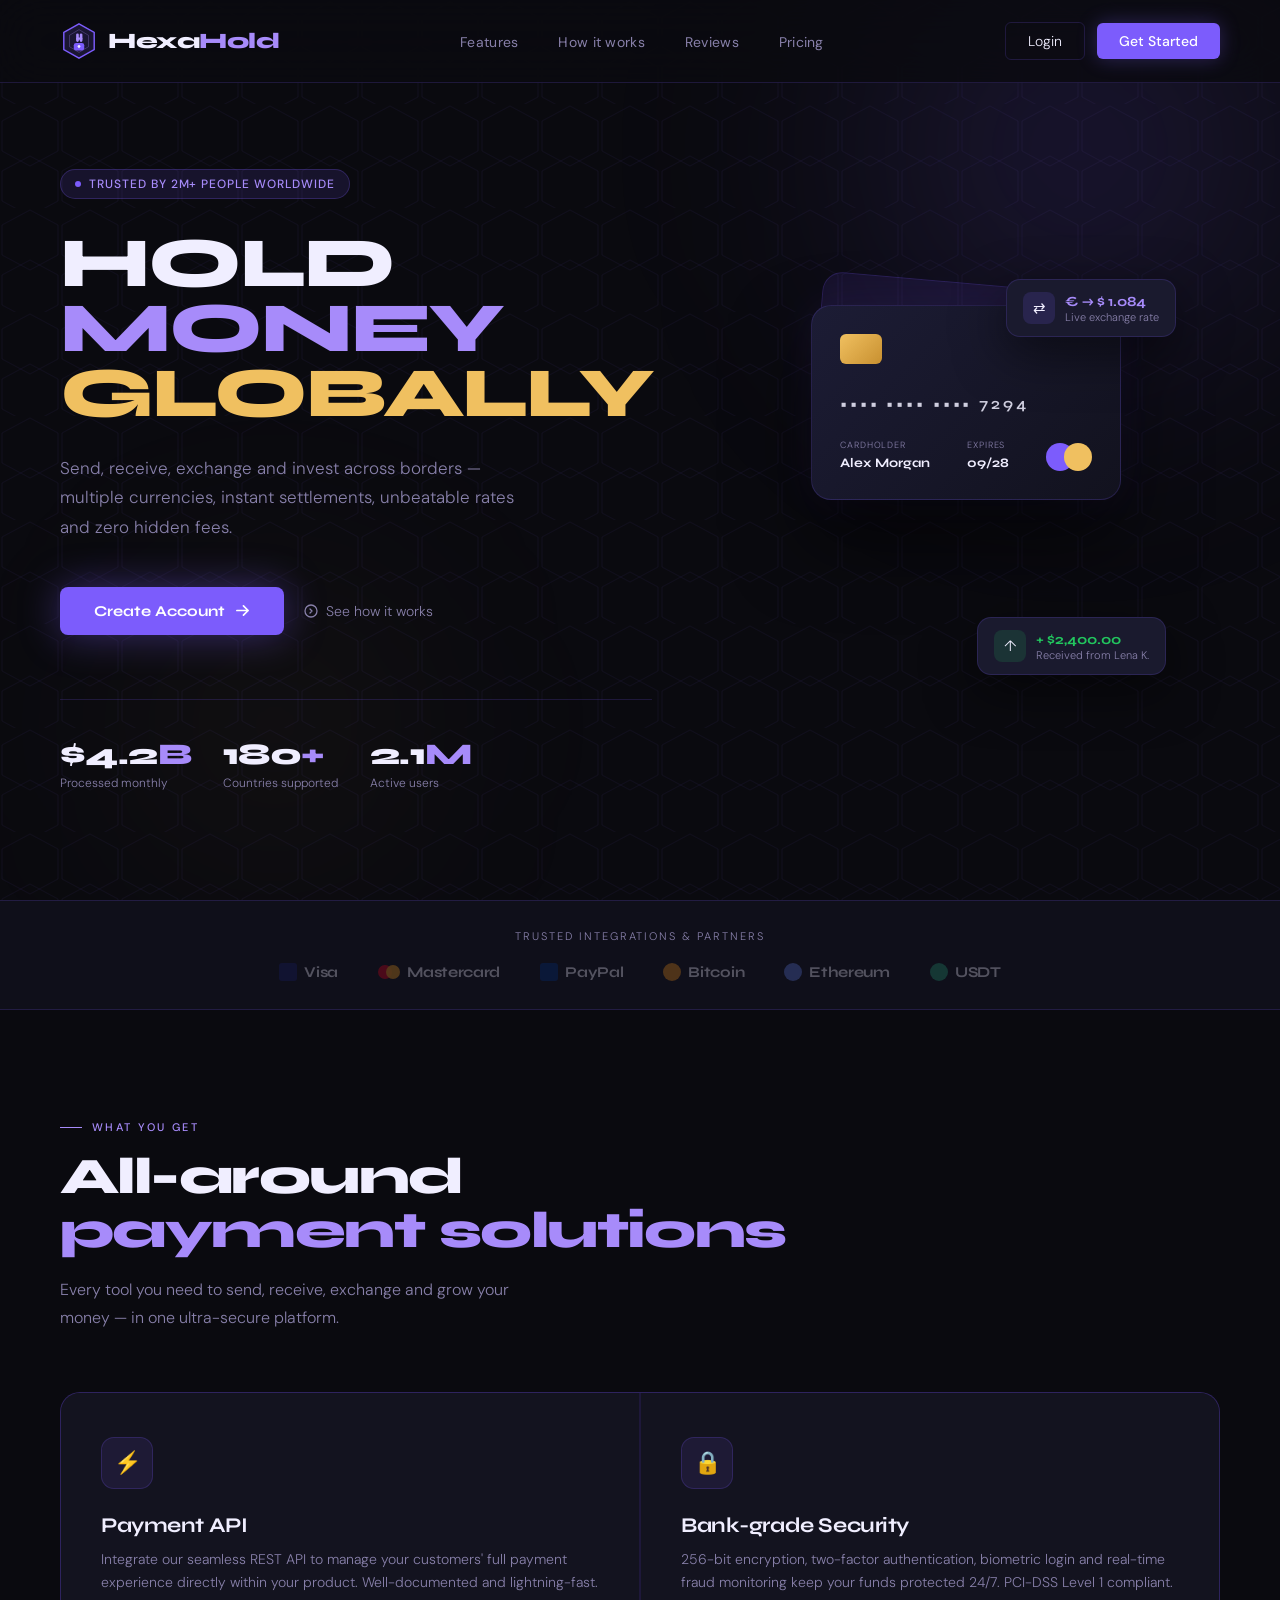
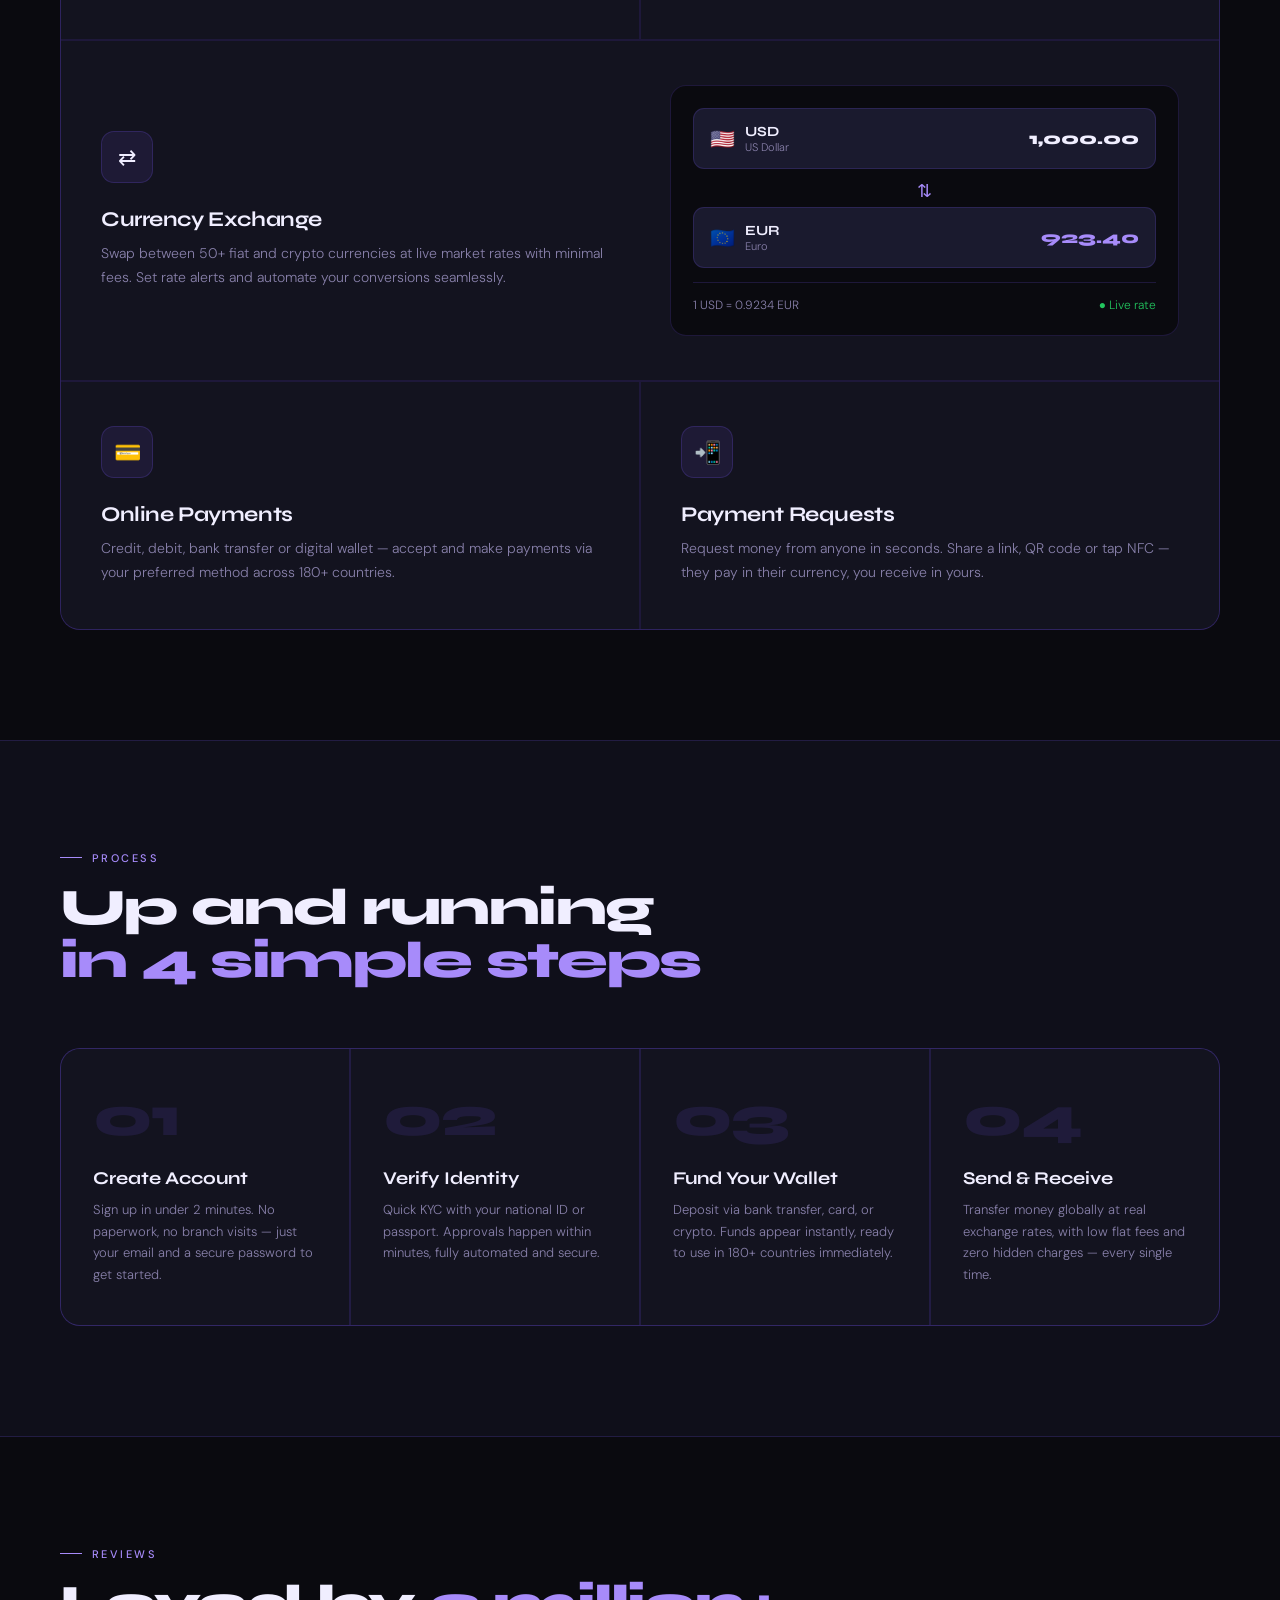
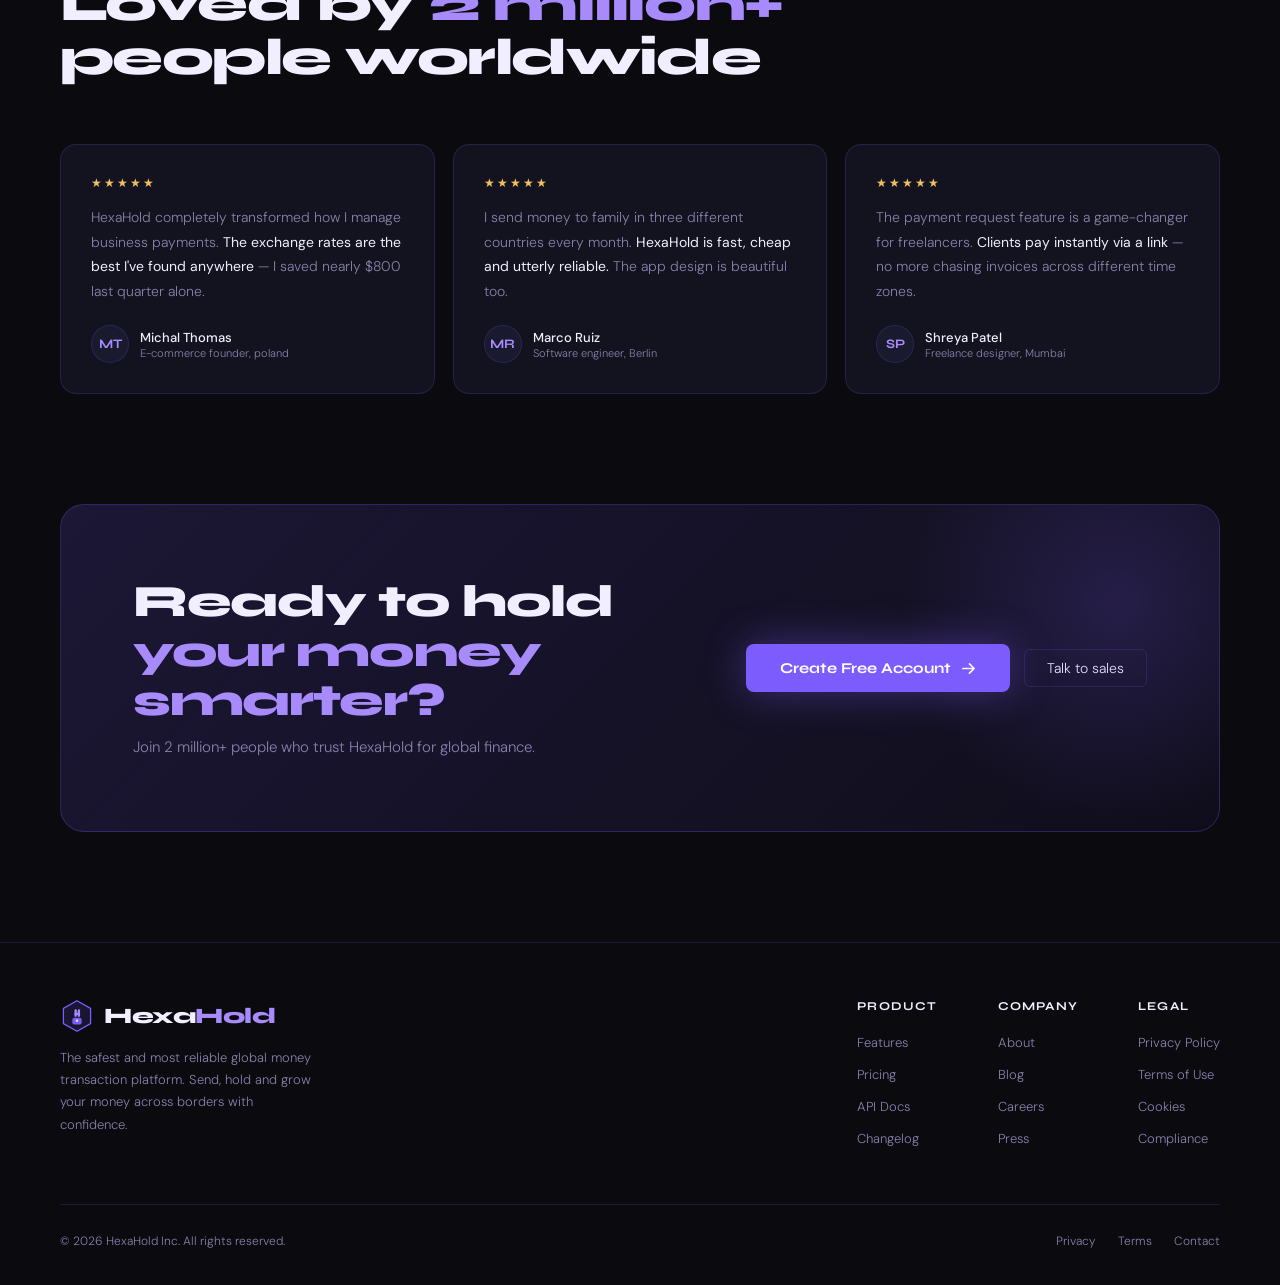
<file: index.html>
<!DOCTYPE html>
<html lang="en">
<head>
<meta charset="UTF-8">
<meta name="viewport" content="width=device-width, initial-scale=1.0">
<meta name="description" content="HexaHold — The safest and most reliable global money transaction platform.">
<title>HexaHold — Global Money Platform</title>
<link rel="preconnect" href="https://fonts.googleapis.com">
<link href="https://fonts.googleapis.com/css2?family=Syne:wght@400;600;700;800&family=DM+Sans:wght@300;400;500&display=swap" rel="stylesheet">
<link rel="stylesheet" href="css/style.css">
</head>
<body>

<!-- NAV -->
<nav id="nav">
  <a href="#" class="logo">
    <svg width="38" height="38" viewBox="0 0 40 40" fill="none">
      <polygon points="20,2 36,11 36,29 20,38 4,29 4,11" fill="#7c5cfc" opacity="0.15"/>
      <polygon points="20,2 36,11 36,29 20,38 4,29 4,11" fill="none" stroke="#7c5cfc" stroke-width="1.5"/>
      <polygon points="20,8 30,14 30,26 20,32 10,26 10,14" fill="none" stroke="#a78bfa" stroke-width="0.8" opacity="0.35"/>
      <rect x="17" y="12" width="2.8" height="9" rx="1.4" fill="#a78bfa"/>
      <rect x="20.8" y="12" width="2.8" height="9" rx="1.4" fill="#a78bfa"/>
      <rect x="17" y="16.2" width="6.6" height="2.6" rx="1.3" fill="#a78bfa"/>
      <rect x="14.5" y="22" width="11" height="8" rx="2.5" fill="#7c5cfc"/>
      <circle cx="20" cy="25.5" r="1.4" fill="#fff" opacity="0.85"/>
      <rect x="19.35" y="25.5" width="1.3" height="2" rx="0.65" fill="#fff" opacity="0.85"/>
    </svg>
    <span class="logo-text">Hexa<span>Hold</span></span>
  </a>

  <ul class="nav-links">
    <li><a href="#features">Features</a></li>
    <li><a href="#how">How it works</a></li>
    <li><a href="#reviews">Reviews</a></li>
    <li><a href="#">Pricing</a></li>
  </ul>

  <div class="nav-actions">
    <a href="login.html" class="btn-ghost">Login</a>
    <a href="register.html" class="btn-primary">Get Started</a>
  </div>
  <button class="nav-hamburger" id="navHamburger" type="button" aria-label="Open menu" aria-expanded="false" aria-controls="mobileMenu">
    <span></span><span></span><span></span>
  </button>
</nav>
 
<!-- MOBILE MENU (opened by the hamburger below 768px) -->
<div class="mobile-menu" id="mobileMenu" aria-hidden="true">
  <a class="mobile-nav-link" href="#features">Features</a>
  <a class="mobile-nav-link" href="#how">How it works</a>
  <a class="mobile-nav-link" href="#reviews">Reviews</a>
  <div class="mobile-menu-divider"></div>
  <div class="mobile-menu-actions">
    <a href="login.html" class="btn-ghost">Login</a>
    <a href="register.html" class="btn-primary">Get Started</a>
  </div>
</div>
 


<!-- HERO -->
<section class="hero" id="top">
  <div class="hex-grid"></div>
  <div class="orb orb-1"></div>
  <div class="orb orb-2"></div>

  <div class="hero-content">
    <div class="hero-badge">Trusted by 2M+ people worldwide</div>
    <h1>
      HOLD<br>
      <span class="acc">MONEY</span><br>
      <span class="gld">GLOBALLY</span>
    </h1>
    <p>Send, receive, exchange and invest across borders — multiple currencies, instant settlements, unbeatable rates and zero hidden fees.</p>
    <div class="hero-cta">
      <a href="register.html" class="btn-large">
        Create Account
        <svg width="15" height="15" viewBox="0 0 16 16" fill="none"><path d="M2 8h12M9 3l5 5-5 5" stroke="#fff" stroke-width="1.8" stroke-linecap="round" stroke-linejoin="round"/></svg>
      </a>
      <a href="#how" class="btn-text">
        <svg width="14" height="14" viewBox="0 0 14 14" fill="none"><circle cx="7" cy="7" r="6" stroke="#8880aa" stroke-width="1.3"/><path d="M6 5l2 2-2 2" stroke="#8880aa" stroke-width="1.3" stroke-linecap="round" stroke-linejoin="round"/></svg>
        See how it works
      </a>
    </div>
    <div class="hero-stats">
      <div class="stat">
        <div class="stat-num">$4.2<em>B</em></div>
        <div class="stat-label">Processed monthly</div>
      </div>
      <div class="stat">
        <div class="stat-num">180<em>+</em></div>
        <div class="stat-label">Countries supported</div>
      </div>
      <div class="stat">
        <div class="stat-num">2.1<em>M</em></div>
        <div class="stat-label">Active users</div>
      </div>
    </div>
  </div>

  <div class="hero-visual">
    <div class="card-stack">
      <div class="float-card card-back"></div>
      <div class="float-card card-main">
        <div class="card-chip"></div>
        <div class="card-number">•••• •••• •••• 7294</div>
        <div class="card-row">
          <div><div class="card-lbl">Cardholder</div><div class="card-val">Alex Morgan</div></div>
          <div><div class="card-lbl">Expires</div><div class="card-val">09/28</div></div>
          <div class="card-circles"><div class="cc"></div><div class="cc"></div></div>
        </div>
      </div>
      <div class="float-badge badge-b1">
        <div class="badge-ic ic-g">↑</div>
        <div><div class="badge-amt g">+ $2,400.00</div><div class="badge-s">Received from Lena K.</div></div>
      </div>
      <div class="float-badge badge-b2">
        <div class="badge-ic ic-p">⇄</div>
        <div><div class="badge-amt p">€ → $ 1.084</div><div class="badge-s">Live exchange rate</div></div>
      </div>
    </div>
  </div>
</section>

<!-- LOGOS -->
<div class="logos-bar">
  <div class="logos-label">Trusted integrations &amp; partners</div>
  <div class="logos-row">
    <div class="p-logo"><svg width="18" height="18" viewBox="0 0 18 18"><rect width="18" height="18" rx="3" fill="#1A1F71" opacity="0.9"/></svg>Visa</div>
    <div class="p-logo"><svg width="22" height="14" viewBox="0 0 22 14"><circle cx="7" cy="7" r="7" fill="#eb001b" opacity="0.9"/><circle cx="15" cy="7" r="7" fill="#f79e1b" opacity="0.9"/></svg>Mastercard</div>
    <div class="p-logo"><svg width="18" height="18" viewBox="0 0 18 18"><rect width="18" height="18" rx="3" fill="#003087" opacity="0.9"/></svg>PayPal</div>
    <div class="p-logo"><svg width="18" height="18" viewBox="0 0 18 18"><circle cx="9" cy="9" r="9" fill="#F7931A" opacity="0.9"/></svg>Bitcoin</div>
    <div class="p-logo"><svg width="18" height="18" viewBox="0 0 18 18"><circle cx="9" cy="9" r="9" fill="#627EEA" opacity="0.9"/></svg>Ethereum</div>
    <div class="p-logo"><svg width="18" height="18" viewBox="0 0 18 18"><circle cx="9" cy="9" r="9" fill="#26A17B" opacity="0.9"/></svg>USDT</div>
  </div>
</div>

<!-- FEATURES -->
<section class="section" id="features">
  <div class="reveal">
    <div class="section-tag">What you get</div>
    <h2 class="section-title">All-around<br><span class="acc">payment solutions</span></h2>
    <p class="section-sub">Every tool you need to send, receive, exchange and grow your money — in one ultra-secure platform.</p>
  </div>
  <div class="features-grid reveal d1">
    <div class="feat">
      <div class="feat-icon">⚡</div>
      <div class="feat-title">Payment API</div>
      <p class="feat-desc">Integrate our seamless REST API to manage your customers' full payment experience directly within your product. Well-documented and lightning-fast.</p>
    </div>
    <div class="feat">
      <div class="feat-icon">🔒</div>
      <div class="feat-title">Bank-grade Security</div>
      <p class="feat-desc">256-bit encryption, two-factor authentication, biometric login and real-time fraud monitoring keep your funds protected 24/7. PCI-DSS Level 1 compliant.</p>
    </div>
    <div class="feat wide">
      <div class="feat-content">
        <div class="feat-icon">⇄</div>
        <div class="feat-title">Currency Exchange</div>
        <p class="feat-desc">Swap between 50+ fiat and crypto currencies at live market rates with minimal fees. Set rate alerts and automate your conversions seamlessly.</p>
      </div>
      <div class="feat-widget">
        <div class="ex-widget">
          <div class="ex-row">
            <div class="ex-left"><span class="ex-flag">🇺🇸</span><div><div class="ex-cur">USD</div><div class="ex-full">US Dollar</div></div></div>
            <div class="ex-amt">1,000.00</div>
          </div>
          <div class="ex-arrow">⇅</div>
          <div class="ex-row">
            <div class="ex-left"><span class="ex-flag">🇪🇺</span><div><div class="ex-cur">EUR</div><div class="ex-full">Euro</div></div></div>
            <div class="ex-amt accent">923.40</div>
          </div>
          <div class="ex-rate">
            <span>1 USD = 0.9234 EUR</span>
            <span class="rate-live">● Live rate</span>
          </div>
        </div>
      </div>
    </div>
    <div class="feat">
      <div class="feat-icon">💳</div>
      <div class="feat-title">Online Payments</div>
      <p class="feat-desc">Credit, debit, bank transfer or digital wallet — accept and make payments via your preferred method across 180+ countries.</p>
    </div>
    <div class="feat">
      <div class="feat-icon">📲</div>
      <div class="feat-title">Payment Requests</div>
      <p class="feat-desc">Request money from anyone in seconds. Share a link, QR code or tap NFC — they pay in their currency, you receive in yours.</p>
    </div>
  </div>
</section>

<!-- HOW IT WORKS -->
<section class="section bg-alt" id="how">
  <div class="reveal">
    <div class="section-tag">Process</div>
    <h2 class="section-title">Up and running<br><span class="acc">in 4 simple steps</span></h2>
  </div>
  <div class="steps-wrap reveal d1">
    <div class="step">
      <div class="step-num">01</div>
      <div class="step-title">Create Account</div>
      <p class="step-desc">Sign up in under 2 minutes. No paperwork, no branch visits — just your email and a secure password to get started.</p>
    </div>
    <div class="step">
      <div class="step-num">02</div>
      <div class="step-title">Verify Identity</div>
      <p class="step-desc">Quick KYC with your national ID or passport. Approvals happen within minutes, fully automated and secure.</p>
    </div>
    <div class="step">
      <div class="step-num">03</div>
      <div class="step-title">Fund Your Wallet</div>
      <p class="step-desc">Deposit via bank transfer, card, or crypto. Funds appear instantly, ready to use in 180+ countries immediately.</p>
    </div>
    <div class="step">
      <div class="step-num">04</div>
      <div class="step-title">Send &amp; Receive</div>
      <p class="step-desc">Transfer money globally at real exchange rates, with low flat fees and zero hidden charges — every single time.</p>
    </div>
  </div>
</section>

<!-- TESTIMONIALS -->
<section class="section" id="reviews">
  <div class="reveal">
    <div class="section-tag">Reviews</div>
    <h2 class="section-title">Loved by <span class="acc">2 million+</span><br>people worldwide</h2>
  </div>
  <div class="t-grid reveal d1">
    <div class="t-card">
      <div class="stars">★★★★★</div>
      <p class="t-text">HexaHold completely transformed how I manage business payments. <strong>The exchange rates are the best I've found anywhere</strong> — I saved nearly $800 last quarter alone.</p>
      <div class="t-author">
        <div class="t-avatar">MT</div>
        <div><div class="t-name">Michal Thomas</div><div class="t-role">E-commerce founder, poland</div></div>
      </div>
    </div>
    <div class="t-card">
      <div class="stars">★★★★★</div>
      <p class="t-text">I send money to family in three different countries every month. <strong>HexaHold is fast, cheap and utterly reliable.</strong> The app design is beautiful too.</p>
      <div class="t-author">
        <div class="t-avatar">MR</div>
        <div><div class="t-name">Marco Ruiz</div><div class="t-role">Software engineer, Berlin</div></div>
      </div>
    </div>
    <div class="t-card">
      <div class="stars">★★★★★</div>
      <p class="t-text">The payment request feature is a game-changer for freelancers. <strong>Clients pay instantly via a link</strong> — no more chasing invoices across different time zones.</p>
      <div class="t-author">
        <div class="t-avatar">SP</div>
        <div><div class="t-name">Shreya Patel</div><div class="t-role">Freelance designer, Mumbai</div></div>
      </div>
    </div>
  </div>
</section>

<!-- CTA -->
<div class="cta-band reveal">
  <div>
    <h2 class="cta-title">Ready to hold<br><span>your money smarter?</span></h2>
    <p class="cta-sub">Join 2 million+ people who trust HexaHold for global finance.</p>
  </div>
  <div class="cta-actions">
    <a href="register.html" class="btn-large">
      Create Free Account
      <svg width="15" height="15" viewBox="0 0 16 16" fill="none"><path d="M2 8h12M9 3l5 5-5 5" stroke="#fff" stroke-width="1.8" stroke-linecap="round" stroke-linejoin="round"/></svg>
    </a>
    <a href="#" class="btn-ghost">Talk to sales</a>
  </div>
</div>

<!-- FOOTER -->
<footer>
  <div class="footer-grid">
    <div class="footer-brand">
      <a href="index.html" class="logo">
        <svg width="34" height="34" viewBox="0 0 40 40" fill="none">
          <polygon points="20,2 36,11 36,29 20,38 4,29 4,11" fill="#7c5cfc" opacity="0.15"/>
          <polygon points="20,2 36,11 36,29 20,38 4,29 4,11" fill="none" stroke="#7c5cfc" stroke-width="1.5"/>
          <rect x="17" y="12" width="2.8" height="9" rx="1.4" fill="#a78bfa"/>
          <rect x="20.8" y="12" width="2.8" height="9" rx="1.4" fill="#a78bfa"/>
          <rect x="17" y="16.2" width="6.6" height="2.6" rx="1.3" fill="#a78bfa"/>
          <rect x="14.5" y="22" width="11" height="8" rx="2.5" fill="#7c5cfc"/>
          <circle cx="20" cy="25.5" r="1.4" fill="#fff" opacity="0.85"/>
        </svg>
        <span class="logo-text">Hexa<span>Hold</span></span>
      </a>
      <p>The safest and most reliable global money transaction platform. Send, hold and grow your money across borders with confidence.</p>
    </div>
    <div>
      <div class="footer-col-title">Product</div>
      <ul class="footer-links">
        <li><a href="#">Features</a></li>
        <li><a href="#">Pricing</a></li>
        <li><a href="#">API Docs</a></li>
        <li><a href="#">Changelog</a></li>
      </ul>
    </div>
    <div>
      <div class="footer-col-title">Company</div>
      <ul class="footer-links">
        <li><a href="#">About</a></li>
        <li><a href="#">Blog</a></li>
        <li><a href="#">Careers</a></li>
        <li><a href="#">Press</a></li>
      </ul>
    </div>
    <div>
      <div class="footer-col-title">Legal</div>
      <ul class="footer-links">
        <li><a href="privacy-policy.html">Privacy Policy</a></li>
        <li><a href="#">Terms of Use</a></li>
        <li><a href="#">Cookies</a></li>
        <li><a href="#">Compliance</a></li>
      </ul>
    </div>
  </div>
  <div class="footer-bottom">
    <span>© 2026 HexaHold Inc. All rights reserved.</span>
    <div class="footer-bot-links">
      <a href="privacy-policy.html">Privacy</a>
      <a href="#">Terms</a>
      <a href="#">Contact</a>
    </div>
  </div>
</footer>

<script src="js/main.js"></script>
  <!--Start of Tawk.to Script-->
<script type="text/javascript">
var Tawk_API=Tawk_API||{}, Tawk_LoadStart=new Date();
(function(){
var s1=document.createElement("script"),s0=document.getElementsByTagName("script")[0];
s1.async=true;
s1.src='https://embed.tawk.to/6a428c4569da741d47d8322d/1js9v7ssn';
s1.charset='UTF-8';
s1.setAttribute('crossorigin','*');
s0.parentNode.insertBefore(s1,s0);
})();
</script>
<!--End of Tawk.to Script-->
</body>
</html>
</file>
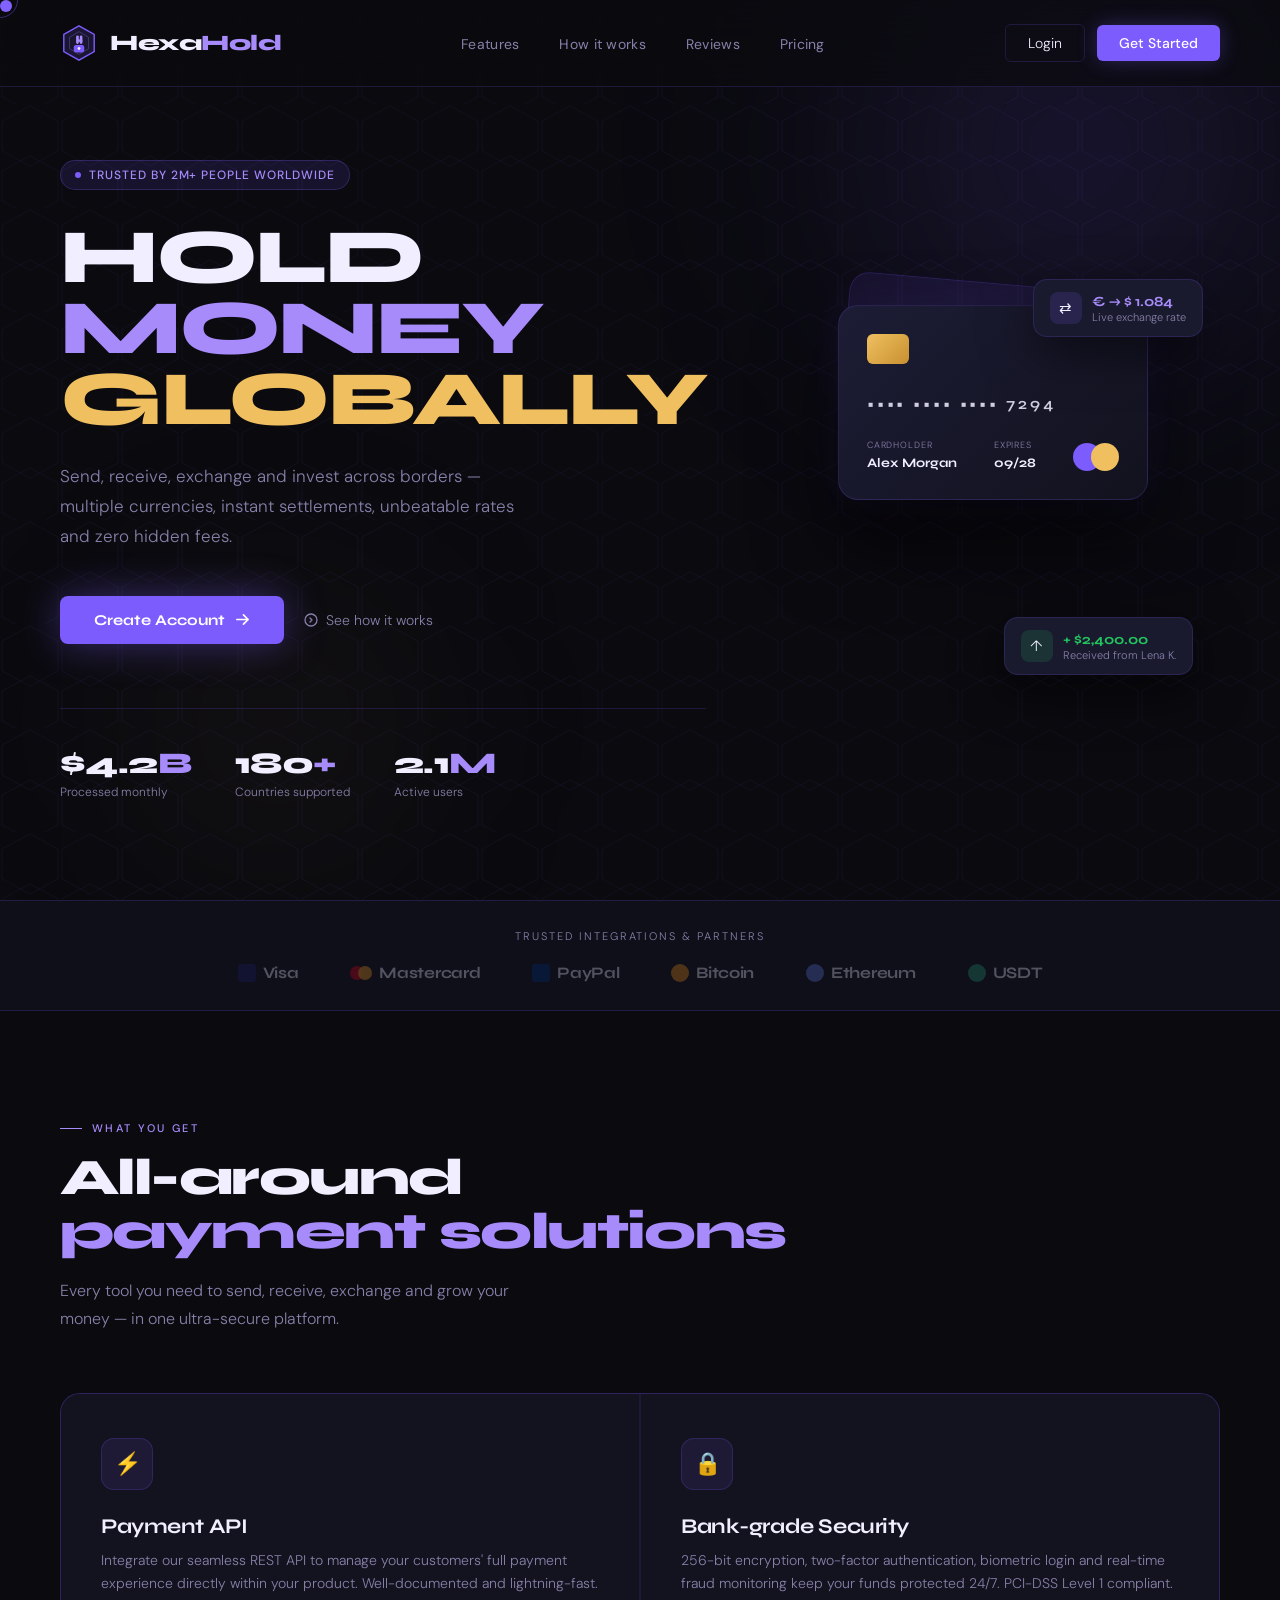
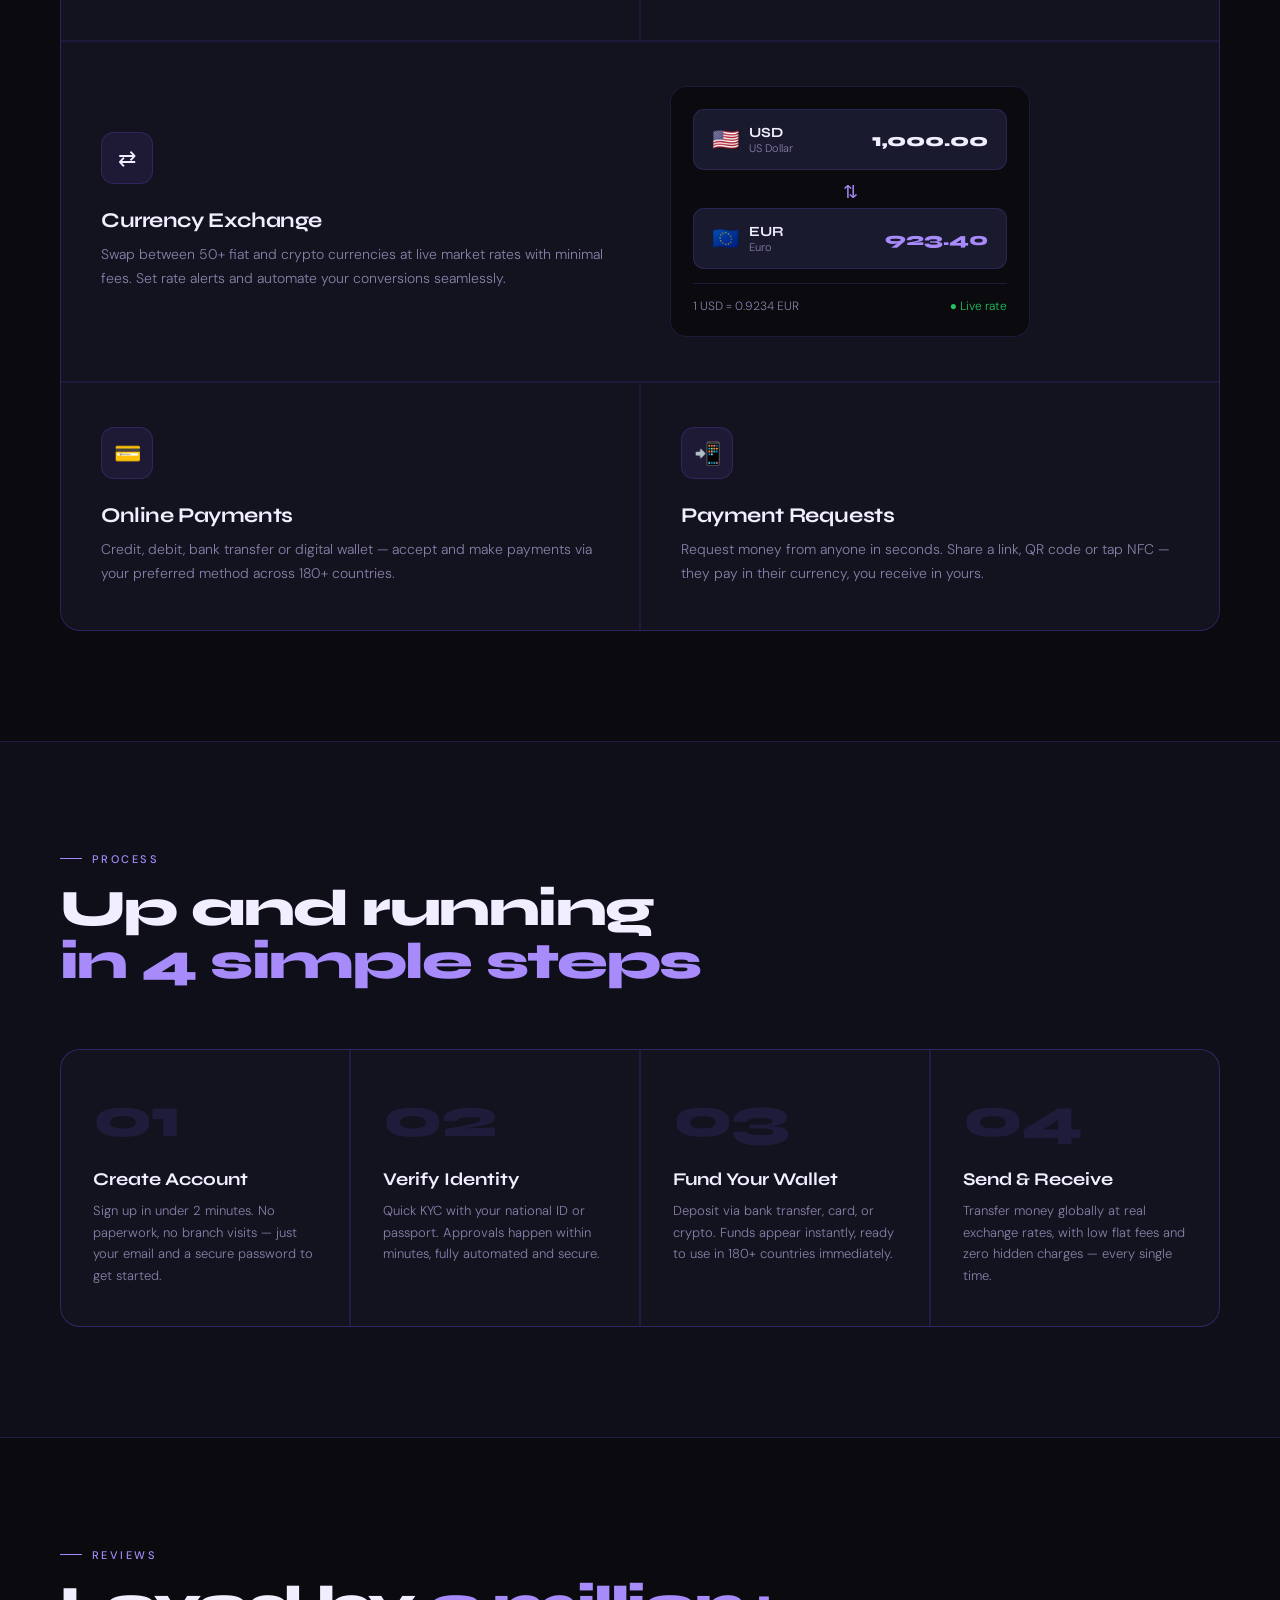
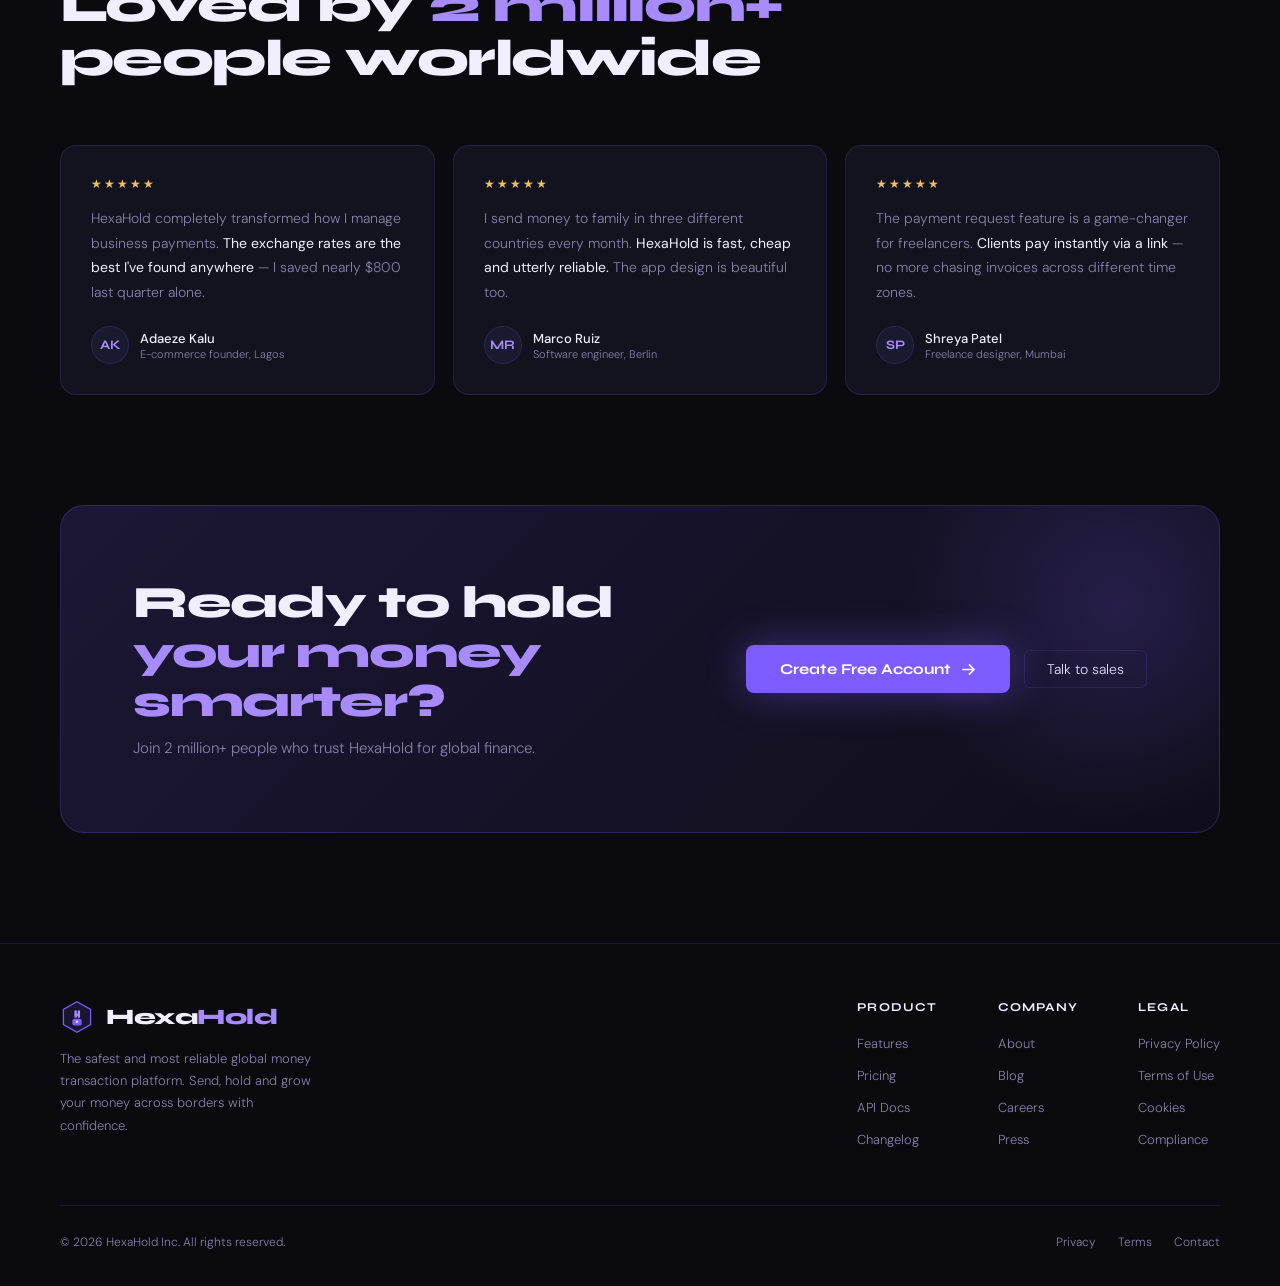
<file: hexahold/hexahold/index.html>
<!DOCTYPE html>
<html lang="en">
<head>
<meta charset="UTF-8">
<meta name="viewport" content="width=device-width, initial-scale=1.0">
<meta name="description" content="HexaHold — The safest and most reliable global money transaction platform.">
<title>HexaHold — Global Money Platform</title>
<link rel="preconnect" href="https://fonts.googleapis.com">
<link href="https://fonts.googleapis.com/css2?family=Syne:wght@400;600;700;800&family=DM+Sans:wght@300;400;500&display=swap" rel="stylesheet">
<link rel="stylesheet" href="css/style.css">
</head>
<body>

<div class="cursor" id="cursor"></div>
<div class="cursor-trail" id="cursorTrail"></div>

<!-- NAV -->
<nav id="nav">
  <a href="#" class="logo">
    <svg width="38" height="38" viewBox="0 0 40 40" fill="none">
      <polygon points="20,2 36,11 36,29 20,38 4,29 4,11" fill="#7c5cfc" opacity="0.15"/>
      <polygon points="20,2 36,11 36,29 20,38 4,29 4,11" fill="none" stroke="#7c5cfc" stroke-width="1.5"/>
      <polygon points="20,8 30,14 30,26 20,32 10,26 10,14" fill="none" stroke="#a78bfa" stroke-width="0.8" opacity="0.35"/>
      <rect x="17" y="12" width="2.8" height="9" rx="1.4" fill="#a78bfa"/>
      <rect x="20.8" y="12" width="2.8" height="9" rx="1.4" fill="#a78bfa"/>
      <rect x="17" y="16.2" width="6.6" height="2.6" rx="1.3" fill="#a78bfa"/>
      <rect x="14.5" y="22" width="11" height="8" rx="2.5" fill="#7c5cfc"/>
      <circle cx="20" cy="25.5" r="1.4" fill="#fff" opacity="0.85"/>
      <rect x="19.35" y="25.5" width="1.3" height="2" rx="0.65" fill="#fff" opacity="0.85"/>
    </svg>
    <span class="logo-text">Hexa<span>Hold</span></span>
  </a>

  <ul class="nav-links">
    <li><a href="#features">Features</a></li>
    <li><a href="#how">How it works</a></li>
    <li><a href="#reviews">Reviews</a></li>
    <li><a href="#">Pricing</a></li>
  </ul>

  <div class="nav-actions">
    <a href="login.html" class="btn-ghost">Login</a>
    <a href="register.html" class="btn-primary">Get Started</a>
  </div>
</nav>

<!-- HERO -->
<section class="hero" id="top">
  <div class="hex-grid"></div>
  <div class="orb orb-1"></div>
  <div class="orb orb-2"></div>

  <div class="hero-content">
    <div class="hero-badge">Trusted by 2M+ people worldwide</div>
    <h1>
      HOLD<br>
      <span class="acc">MONEY</span><br>
      <span class="gld">GLOBALLY</span>
    </h1>
    <p>Send, receive, exchange and invest across borders — multiple currencies, instant settlements, unbeatable rates and zero hidden fees.</p>
    <div class="hero-cta">
      <a href="register.html" class="btn-large">
        Create Account
        <svg width="15" height="15" viewBox="0 0 16 16" fill="none"><path d="M2 8h12M9 3l5 5-5 5" stroke="#fff" stroke-width="1.8" stroke-linecap="round" stroke-linejoin="round"/></svg>
      </a>
      <a href="#how" class="btn-text">
        <svg width="14" height="14" viewBox="0 0 14 14" fill="none"><circle cx="7" cy="7" r="6" stroke="#8880aa" stroke-width="1.3"/><path d="M6 5l2 2-2 2" stroke="#8880aa" stroke-width="1.3" stroke-linecap="round" stroke-linejoin="round"/></svg>
        See how it works
      </a>
    </div>
    <div class="hero-stats">
      <div class="stat">
        <div class="stat-num">$4.2<em>B</em></div>
        <div class="stat-label">Processed monthly</div>
      </div>
      <div class="stat">
        <div class="stat-num">180<em>+</em></div>
        <div class="stat-label">Countries supported</div>
      </div>
      <div class="stat">
        <div class="stat-num">2.1<em>M</em></div>
        <div class="stat-label">Active users</div>
      </div>
    </div>
  </div>

  <div class="hero-visual">
    <div class="card-stack">
      <div class="float-card card-back"></div>
      <div class="float-card card-main">
        <div class="card-chip"></div>
        <div class="card-number">•••• •••• •••• 7294</div>
        <div class="card-row">
          <div><div class="card-lbl">Cardholder</div><div class="card-val">Alex Morgan</div></div>
          <div><div class="card-lbl">Expires</div><div class="card-val">09/28</div></div>
          <div class="card-circles"><div class="cc"></div><div class="cc"></div></div>
        </div>
      </div>
      <div class="float-badge badge-b1">
        <div class="badge-ic ic-g">↑</div>
        <div><div class="badge-amt g">+ $2,400.00</div><div class="badge-s">Received from Lena K.</div></div>
      </div>
      <div class="float-badge badge-b2">
        <div class="badge-ic ic-p">⇄</div>
        <div><div class="badge-amt p">€ → $ 1.084</div><div class="badge-s">Live exchange rate</div></div>
      </div>
    </div>
  </div>
</section>

<!-- LOGOS -->
<div class="logos-bar">
  <div class="logos-label">Trusted integrations &amp; partners</div>
  <div class="logos-row">
    <div class="p-logo"><svg width="18" height="18" viewBox="0 0 18 18"><rect width="18" height="18" rx="3" fill="#1A1F71" opacity="0.9"/></svg>Visa</div>
    <div class="p-logo"><svg width="22" height="14" viewBox="0 0 22 14"><circle cx="7" cy="7" r="7" fill="#eb001b" opacity="0.9"/><circle cx="15" cy="7" r="7" fill="#f79e1b" opacity="0.9"/></svg>Mastercard</div>
    <div class="p-logo"><svg width="18" height="18" viewBox="0 0 18 18"><rect width="18" height="18" rx="3" fill="#003087" opacity="0.9"/></svg>PayPal</div>
    <div class="p-logo"><svg width="18" height="18" viewBox="0 0 18 18"><circle cx="9" cy="9" r="9" fill="#F7931A" opacity="0.9"/></svg>Bitcoin</div>
    <div class="p-logo"><svg width="18" height="18" viewBox="0 0 18 18"><circle cx="9" cy="9" r="9" fill="#627EEA" opacity="0.9"/></svg>Ethereum</div>
    <div class="p-logo"><svg width="18" height="18" viewBox="0 0 18 18"><circle cx="9" cy="9" r="9" fill="#26A17B" opacity="0.9"/></svg>USDT</div>
  </div>
</div>

<!-- FEATURES -->
<section class="section" id="features">
  <div class="reveal">
    <div class="section-tag">What you get</div>
    <h2 class="section-title">All-around<br><span class="acc">payment solutions</span></h2>
    <p class="section-sub">Every tool you need to send, receive, exchange and grow your money — in one ultra-secure platform.</p>
  </div>
  <div class="features-grid reveal d1">
    <div class="feat">
      <div class="feat-icon">⚡</div>
      <div class="feat-title">Payment API</div>
      <p class="feat-desc">Integrate our seamless REST API to manage your customers' full payment experience directly within your product. Well-documented and lightning-fast.</p>
    </div>
    <div class="feat">
      <div class="feat-icon">🔒</div>
      <div class="feat-title">Bank-grade Security</div>
      <p class="feat-desc">256-bit encryption, two-factor authentication, biometric login and real-time fraud monitoring keep your funds protected 24/7. PCI-DSS Level 1 compliant.</p>
    </div>
    <div class="feat wide">
      <div class="feat-content">
        <div class="feat-icon">⇄</div>
        <div class="feat-title">Currency Exchange</div>
        <p class="feat-desc">Swap between 50+ fiat and crypto currencies at live market rates with minimal fees. Set rate alerts and automate your conversions seamlessly.</p>
      </div>
      <div class="feat-widget">
        <div class="ex-widget">
          <div class="ex-row">
            <div class="ex-left"><span class="ex-flag">🇺🇸</span><div><div class="ex-cur">USD</div><div class="ex-full">US Dollar</div></div></div>
            <div class="ex-amt">1,000.00</div>
          </div>
          <div class="ex-arrow">⇅</div>
          <div class="ex-row">
            <div class="ex-left"><span class="ex-flag">🇪🇺</span><div><div class="ex-cur">EUR</div><div class="ex-full">Euro</div></div></div>
            <div class="ex-amt accent">923.40</div>
          </div>
          <div class="ex-rate">
            <span>1 USD = 0.9234 EUR</span>
            <span class="rate-live">● Live rate</span>
          </div>
        </div>
      </div>
    </div>
    <div class="feat">
      <div class="feat-icon">💳</div>
      <div class="feat-title">Online Payments</div>
      <p class="feat-desc">Credit, debit, bank transfer or digital wallet — accept and make payments via your preferred method across 180+ countries.</p>
    </div>
    <div class="feat">
      <div class="feat-icon">📲</div>
      <div class="feat-title">Payment Requests</div>
      <p class="feat-desc">Request money from anyone in seconds. Share a link, QR code or tap NFC — they pay in their currency, you receive in yours.</p>
    </div>
  </div>
</section>

<!-- HOW IT WORKS -->
<section class="section bg-alt" id="how">
  <div class="reveal">
    <div class="section-tag">Process</div>
    <h2 class="section-title">Up and running<br><span class="acc">in 4 simple steps</span></h2>
  </div>
  <div class="steps-wrap reveal d1">
    <div class="step">
      <div class="step-num">01</div>
      <div class="step-title">Create Account</div>
      <p class="step-desc">Sign up in under 2 minutes. No paperwork, no branch visits — just your email and a secure password to get started.</p>
    </div>
    <div class="step">
      <div class="step-num">02</div>
      <div class="step-title">Verify Identity</div>
      <p class="step-desc">Quick KYC with your national ID or passport. Approvals happen within minutes, fully automated and secure.</p>
    </div>
    <div class="step">
      <div class="step-num">03</div>
      <div class="step-title">Fund Your Wallet</div>
      <p class="step-desc">Deposit via bank transfer, card, or crypto. Funds appear instantly, ready to use in 180+ countries immediately.</p>
    </div>
    <div class="step">
      <div class="step-num">04</div>
      <div class="step-title">Send &amp; Receive</div>
      <p class="step-desc">Transfer money globally at real exchange rates, with low flat fees and zero hidden charges — every single time.</p>
    </div>
  </div>
</section>

<!-- TESTIMONIALS -->
<section class="section" id="reviews">
  <div class="reveal">
    <div class="section-tag">Reviews</div>
    <h2 class="section-title">Loved by <span class="acc">2 million+</span><br>people worldwide</h2>
  </div>
  <div class="t-grid reveal d1">
    <div class="t-card">
      <div class="stars">★★★★★</div>
      <p class="t-text">HexaHold completely transformed how I manage business payments. <strong>The exchange rates are the best I've found anywhere</strong> — I saved nearly $800 last quarter alone.</p>
      <div class="t-author">
        <div class="t-avatar">AK</div>
        <div><div class="t-name">Adaeze Kalu</div><div class="t-role">E-commerce founder, Lagos</div></div>
      </div>
    </div>
    <div class="t-card">
      <div class="stars">★★★★★</div>
      <p class="t-text">I send money to family in three different countries every month. <strong>HexaHold is fast, cheap and utterly reliable.</strong> The app design is beautiful too.</p>
      <div class="t-author">
        <div class="t-avatar">MR</div>
        <div><div class="t-name">Marco Ruiz</div><div class="t-role">Software engineer, Berlin</div></div>
      </div>
    </div>
    <div class="t-card">
      <div class="stars">★★★★★</div>
      <p class="t-text">The payment request feature is a game-changer for freelancers. <strong>Clients pay instantly via a link</strong> — no more chasing invoices across different time zones.</p>
      <div class="t-author">
        <div class="t-avatar">SP</div>
        <div><div class="t-name">Shreya Patel</div><div class="t-role">Freelance designer, Mumbai</div></div>
      </div>
    </div>
  </div>
</section>

<!-- CTA -->
<div class="cta-band reveal">
  <div>
    <h2 class="cta-title">Ready to hold<br><span>your money smarter?</span></h2>
    <p class="cta-sub">Join 2 million+ people who trust HexaHold for global finance.</p>
  </div>
  <div class="cta-actions">
    <a href="register.html" class="btn-large">
      Create Free Account
      <svg width="15" height="15" viewBox="0 0 16 16" fill="none"><path d="M2 8h12M9 3l5 5-5 5" stroke="#fff" stroke-width="1.8" stroke-linecap="round" stroke-linejoin="round"/></svg>
    </a>
    <a href="#" class="btn-ghost">Talk to sales</a>
  </div>
</div>

<!-- FOOTER -->
<footer>
  <div class="footer-grid">
    <div class="footer-brand">
      <a href="index.html" class="logo">
        <svg width="34" height="34" viewBox="0 0 40 40" fill="none">
          <polygon points="20,2 36,11 36,29 20,38 4,29 4,11" fill="#7c5cfc" opacity="0.15"/>
          <polygon points="20,2 36,11 36,29 20,38 4,29 4,11" fill="none" stroke="#7c5cfc" stroke-width="1.5"/>
          <rect x="17" y="12" width="2.8" height="9" rx="1.4" fill="#a78bfa"/>
          <rect x="20.8" y="12" width="2.8" height="9" rx="1.4" fill="#a78bfa"/>
          <rect x="17" y="16.2" width="6.6" height="2.6" rx="1.3" fill="#a78bfa"/>
          <rect x="14.5" y="22" width="11" height="8" rx="2.5" fill="#7c5cfc"/>
          <circle cx="20" cy="25.5" r="1.4" fill="#fff" opacity="0.85"/>
        </svg>
        <span class="logo-text">Hexa<span>Hold</span></span>
      </a>
      <p>The safest and most reliable global money transaction platform. Send, hold and grow your money across borders with confidence.</p>
    </div>
    <div>
      <div class="footer-col-title">Product</div>
      <ul class="footer-links">
        <li><a href="#">Features</a></li>
        <li><a href="#">Pricing</a></li>
        <li><a href="#">API Docs</a></li>
        <li><a href="#">Changelog</a></li>
      </ul>
    </div>
    <div>
      <div class="footer-col-title">Company</div>
      <ul class="footer-links">
        <li><a href="#">About</a></li>
        <li><a href="#">Blog</a></li>
        <li><a href="#">Careers</a></li>
        <li><a href="#">Press</a></li>
      </ul>
    </div>
    <div>
      <div class="footer-col-title">Legal</div>
      <ul class="footer-links">
        <li><a href="privacy-policy.html">Privacy Policy</a></li>
        <li><a href="#">Terms of Use</a></li>
        <li><a href="#">Cookies</a></li>
        <li><a href="#">Compliance</a></li>
      </ul>
    </div>
  </div>
  <div class="footer-bottom">
    <span>© 2026 HexaHold Inc. All rights reserved.</span>
    <div class="footer-bot-links">
      <a href="privacy-policy.html">Privacy</a>
      <a href="#">Terms</a>
      <a href="#">Contact</a>
    </div>
  </div>
</footer>

<script src="js/main.js"></script>
</body>
</html>
</file>
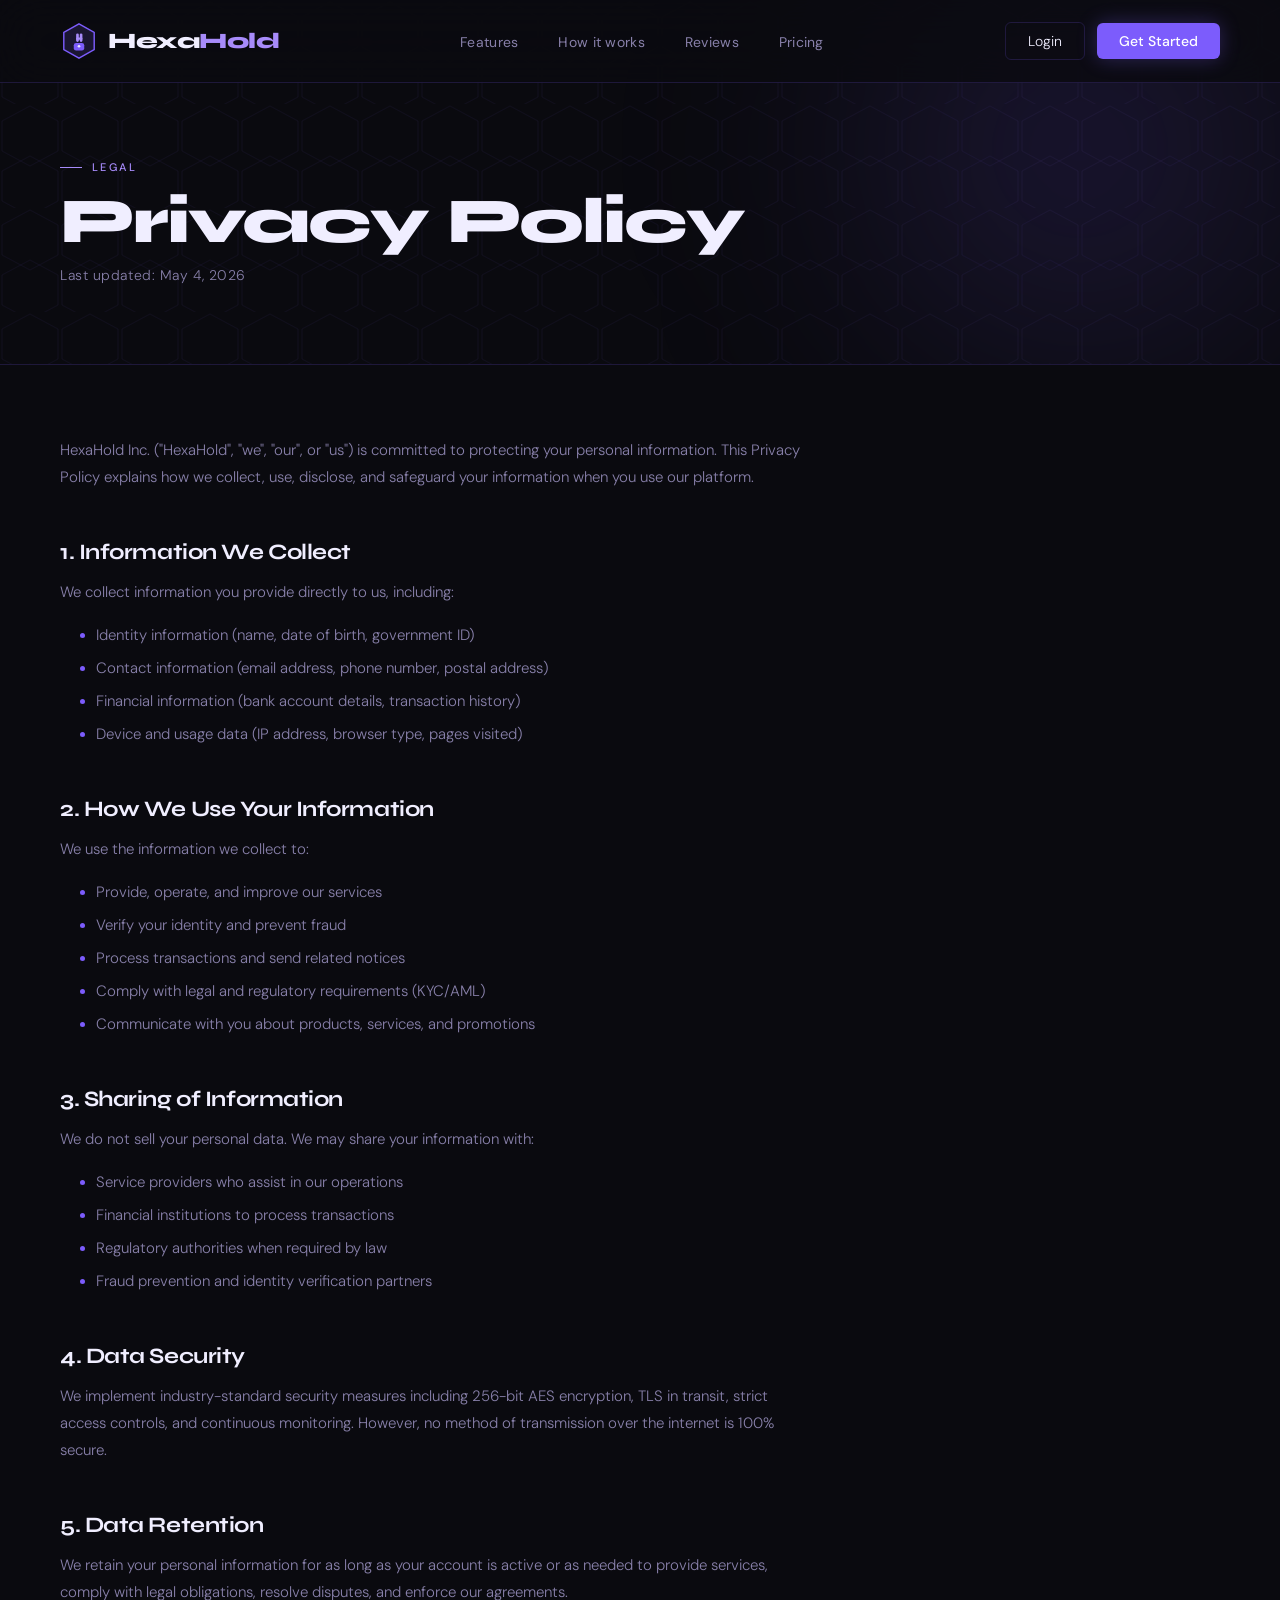
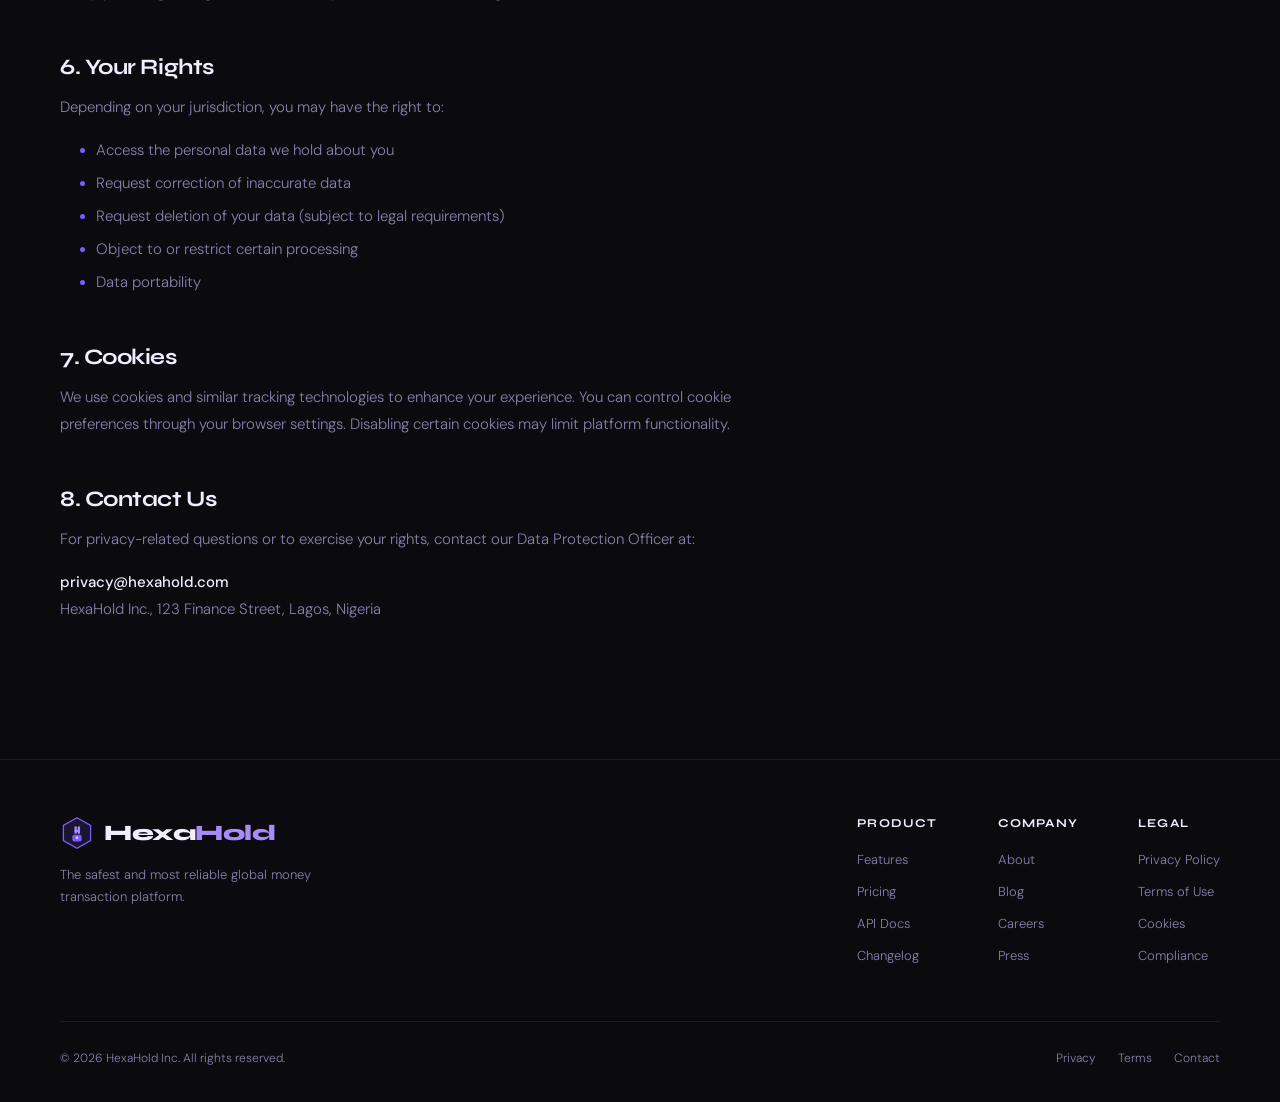
<file: privacy-policy.html>
<!DOCTYPE html>
<html lang="en">
<head>
<meta charset="UTF-8">
<meta name="viewport" content="width=device-width, initial-scale=1.0">
<meta name="description" content="HexaHold Privacy Policy">
<title>Privacy Policy — HexaHold</title>
<link rel="preconnect" href="https://fonts.googleapis.com">
<link href="https://fonts.googleapis.com/css2?family=Syne:wght@400;600;700;800&family=DM+Sans:wght@300;400;500&display=swap" rel="stylesheet">
<link rel="stylesheet" href="css/style.css">
<link rel="stylesheet" href="css/pages.css">
</head>
<body>

<nav id="nav">
  <a href="index.html" class="logo">
    <svg width="38" height="38" viewBox="0 0 40 40" fill="none">
      <polygon points="20,2 36,11 36,29 20,38 4,29 4,11" fill="#7c5cfc" opacity="0.15"/>
      <polygon points="20,2 36,11 36,29 20,38 4,29 4,11" fill="none" stroke="#7c5cfc" stroke-width="1.5"/>
      <rect x="17" y="12" width="2.8" height="9" rx="1.4" fill="#a78bfa"/>
      <rect x="20.8" y="12" width="2.8" height="9" rx="1.4" fill="#a78bfa"/>
      <rect x="17" y="16.2" width="6.6" height="2.6" rx="1.3" fill="#a78bfa"/>
      <rect x="14.5" y="22" width="11" height="8" rx="2.5" fill="#7c5cfc"/>
      <circle cx="20" cy="25.5" r="1.4" fill="#fff" opacity="0.85"/>
    </svg>
    <span class="logo-text">Hexa<span>Hold</span></span>
  </a>
  <ul class="nav-links">
    <li><a href="index.html#features">Features</a></li>
    <li><a href="index.html#how">How it works</a></li>
    <li><a href="index.html#reviews">Reviews</a></li>
    <li><a href="#">Pricing</a></li>
  </ul>
  <div class="nav-actions">
    <a href="login.html" class="btn-ghost">Login</a>
       <a href="register.html" class="btn-primary">Get Started</a>
  </div>
  <button class="nav-hamburger" id="navHamburger" type="button" aria-label="Open menu" aria-expanded="false" aria-controls="mobileMenu">
    <span></span><span></span><span></span>
  </button>
</nav>
 
<div class="mobile-menu" id="mobileMenu" aria-hidden="true">
  <a class="mobile-nav-link" href="index.html#features">Features</a>
  <a class="mobile-nav-link" href="index.html#how">How it works</a>
  <a class="mobile-nav-link" href="index.html#reviews">Reviews</a>
  <div class="mobile-menu-divider"></div>
  <div class="mobile-menu-actions">
    <a href="login.html" class="btn-ghost">Login</a>
    <a href="register.html" class="btn-primary">Get Started</a>
  </div>
</div>

<div class="page-hero">
  <div class="hex-grid"></div>
  <div class="orb orb-1"></div>
  <div class="page-hero-content">
    <div class="section-tag">Legal</div>
    <h1 class="page-title">Privacy Policy</h1>
    <p class="page-sub">Last updated: May 4, 2026</p>
  </div>
</div>

<div class="prose-wrap">
  <div class="prose">

    <p>HexaHold Inc. ("HexaHold", "we", "our", or "us") is committed to protecting your personal information. This Privacy Policy explains how we collect, use, disclose, and safeguard your information when you use our platform.</p>

    <h2>1. Information We Collect</h2>
    <p>We collect information you provide directly to us, including:</p>
    <ul>
      <li>Identity information (name, date of birth, government ID)</li>
      <li>Contact information (email address, phone number, postal address)</li>
      <li>Financial information (bank account details, transaction history)</li>
      <li>Device and usage data (IP address, browser type, pages visited)</li>
    </ul>

    <h2>2. How We Use Your Information</h2>
    <p>We use the information we collect to:</p>
    <ul>
      <li>Provide, operate, and improve our services</li>
      <li>Verify your identity and prevent fraud</li>
      <li>Process transactions and send related notices</li>
      <li>Comply with legal and regulatory requirements (KYC/AML)</li>
      <li>Communicate with you about products, services, and promotions</li>
    </ul>

    <h2>3. Sharing of Information</h2>
    <p>We do not sell your personal data. We may share your information with:</p>
    <ul>
      <li>Service providers who assist in our operations</li>
      <li>Financial institutions to process transactions</li>
      <li>Regulatory authorities when required by law</li>
      <li>Fraud prevention and identity verification partners</li>
    </ul>

    <h2>4. Data Security</h2>
    <p>We implement industry-standard security measures including 256-bit AES encryption, TLS in transit, strict access controls, and continuous monitoring. However, no method of transmission over the internet is 100% secure.</p>

    <h2>5. Data Retention</h2>
    <p>We retain your personal information for as long as your account is active or as needed to provide services, comply with legal obligations, resolve disputes, and enforce our agreements.</p>

    <h2>6. Your Rights</h2>
    <p>Depending on your jurisdiction, you may have the right to:</p>
    <ul>
      <li>Access the personal data we hold about you</li>
      <li>Request correction of inaccurate data</li>
      <li>Request deletion of your data (subject to legal requirements)</li>
      <li>Object to or restrict certain processing</li>
      <li>Data portability</li>
    </ul>

    <h2>7. Cookies</h2>
    <p>We use cookies and similar tracking technologies to enhance your experience. You can control cookie preferences through your browser settings. Disabling certain cookies may limit platform functionality.</p>

    <h2>8. Contact Us</h2>
    <p>For privacy-related questions or to exercise your rights, contact our Data Protection Officer at:</p>
    <p><strong>privacy@hexahold.com</strong><br>HexaHold Inc., 123 Finance Street, Lagos, Nigeria</p>

  </div>
</div>

<footer>
  <div class="footer-grid">
    <div class="footer-brand">
      <a href="index.html" class="logo">
        <svg width="34" height="34" viewBox="0 0 40 40" fill="none">
          <polygon points="20,2 36,11 36,29 20,38 4,29 4,11" fill="#7c5cfc" opacity="0.15"/>
          <polygon points="20,2 36,11 36,29 20,38 4,29 4,11" fill="none" stroke="#7c5cfc" stroke-width="1.5"/>
          <rect x="17" y="12" width="2.8" height="9" rx="1.4" fill="#a78bfa"/>
          <rect x="20.8" y="12" width="2.8" height="9" rx="1.4" fill="#a78bfa"/>
          <rect x="17" y="16.2" width="6.6" height="2.6" rx="1.3" fill="#a78bfa"/>
          <rect x="14.5" y="22" width="11" height="8" rx="2.5" fill="#7c5cfc"/>
          <circle cx="20" cy="25.5" r="1.4" fill="#fff" opacity="0.85"/>
        </svg>
        <span class="logo-text">Hexa<span>Hold</span></span>
      </a>
      <p>The safest and most reliable global money transaction platform.</p>
    </div>
    <div>
      <div class="footer-col-title">Product</div>
      <ul class="footer-links">
        <li><a href="#">Features</a></li>
        <li><a href="#">Pricing</a></li>
        <li><a href="#">API Docs</a></li>
        <li><a href="#">Changelog</a></li>
      </ul>
    </div>
    <div>
      <div class="footer-col-title">Company</div>
      <ul class="footer-links">
        <li><a href="#">About</a></li>
        <li><a href="#">Blog</a></li>
        <li><a href="#">Careers</a></li>
        <li><a href="#">Press</a></li>
      </ul>
    </div>
    <div>
      <div class="footer-col-title">Legal</div>
      <ul class="footer-links">
        <li><a href="privacy-policy.html">Privacy Policy</a></li>
        <li><a href="#">Terms of Use</a></li>
        <li><a href="#">Cookies</a></li>
        <li><a href="#">Compliance</a></li>
      </ul>
    </div>
  </div>
  <div class="footer-bottom">
    <span>© 2026 HexaHold Inc. All rights reserved.</span>
    <div class="footer-bot-links">
      <a href="privacy-policy.html">Privacy</a>
      <a href="#">Terms</a>
      <a href="#">Contact</a>
    </div>
  </div>
</footer>

<script src="js/main.js"></script>
</body>
</html>
</file>
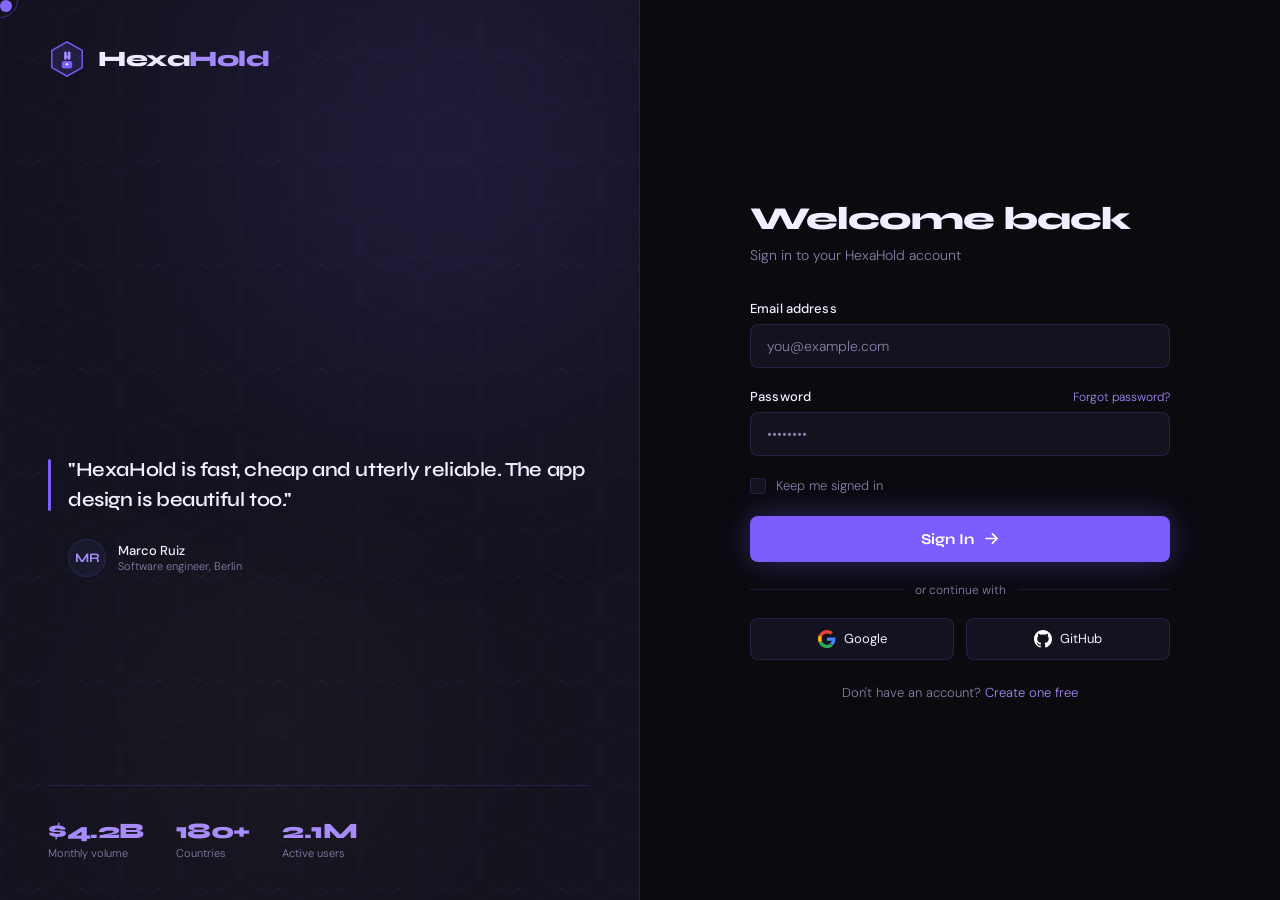
<file: hexahold/hexahold/login.html>
<!DOCTYPE html>
<html lang="en">
<head>
<meta charset="UTF-8">
<meta name="viewport" content="width=device-width, initial-scale=1.0">
<title>Login — HexaHold</title>
<link rel="preconnect" href="https://fonts.googleapis.com">
<link href="https://fonts.googleapis.com/css2?family=Syne:wght@400;600;700;800&family=DM+Sans:wght@300;400;500&display=swap" rel="stylesheet">
<link rel="stylesheet" href="css/style.css">
<link rel="stylesheet" href="css/auth.css">
</head>
<body>

<div class="cursor" id="cursor"></div>
<div class="cursor-trail" id="cursorTrail"></div>

<div class="auth-layout">

  <!-- Left Panel -->
  <div class="auth-panel">
    <div class="hex-grid"></div>
    <div class="orb orb-1"></div>
    <div class="orb orb-2"></div>

    <a href="index.html" class="logo auth-logo">
      <svg width="38" height="38" viewBox="0 0 40 40" fill="none">
        <polygon points="20,2 36,11 36,29 20,38 4,29 4,11" fill="#7c5cfc" opacity="0.15"/>
        <polygon points="20,2 36,11 36,29 20,38 4,29 4,11" fill="none" stroke="#7c5cfc" stroke-width="1.5"/>
        <rect x="17" y="12" width="2.8" height="9" rx="1.4" fill="#a78bfa"/>
        <rect x="20.8" y="12" width="2.8" height="9" rx="1.4" fill="#a78bfa"/>
        <rect x="17" y="16.2" width="6.6" height="2.6" rx="1.3" fill="#a78bfa"/>
        <rect x="14.5" y="22" width="11" height="8" rx="2.5" fill="#7c5cfc"/>
        <circle cx="20" cy="25.5" r="1.4" fill="#fff" opacity="0.85"/>
      </svg>
      <span class="logo-text">Hexa<span>Hold</span></span>
    </a>

    <div class="auth-panel-body">
      <div class="auth-panel-quote">
        "HexaHold is fast, cheap and utterly reliable. The app design is beautiful too."
      </div>
      <div class="auth-panel-author">
        <div class="t-avatar">MR</div>
        <div>
          <div class="t-name">Marco Ruiz</div>
          <div class="t-role">Software engineer, Berlin</div>
        </div>
      </div>
    </div>

    <div class="auth-panel-stats">
      <div class="auth-stat">
        <div class="auth-stat-num">$4.2B</div>
        <div class="auth-stat-lbl">Monthly volume</div>
      </div>
      <div class="auth-stat">
        <div class="auth-stat-num">180+</div>
        <div class="auth-stat-lbl">Countries</div>
      </div>
      <div class="auth-stat">
        <div class="auth-stat-num">2.1M</div>
        <div class="auth-stat-lbl">Active users</div>
      </div>
    </div>
  </div>

  <!-- Right Form -->
  <div class="auth-form-wrap">
    <div class="auth-form-inner">
      <h1 class="auth-title">Welcome back</h1>
      <p class="auth-sub">Sign in to your HexaHold account</p>

      <form class="auth-form" id="loginForm">
        <div class="form-group">
          <label class="form-label" for="email">Email address</label>
          <input class="form-input" type="email" id="email" placeholder="you@example.com" required>
        </div>

        <div class="form-group">
          <div class="form-label-row">
            <label class="form-label" for="password">Password</label>
            <a href="#" class="form-link">Forgot password?</a>
          </div>
          <input class="form-input" type="password" id="password" placeholder="••••••••" required>
        </div>

        <div class="form-check">
          <input type="checkbox" id="remember" class="check-input">
          <label for="remember" class="check-label">Keep me signed in</label>
        </div>

        <button type="submit" class="btn-form">
          Sign In
          <svg width="15" height="15" viewBox="0 0 16 16" fill="none"><path d="M2 8h12M9 3l5 5-5 5" stroke="#fff" stroke-width="1.8" stroke-linecap="round" stroke-linejoin="round"/></svg>
        </button>

        <div class="form-divider"><span>or continue with</span></div>

        <div class="social-btns">
          <button type="button" class="social-btn">
            <svg width="18" height="18" viewBox="0 0 48 48"><path fill="#EA4335" d="M24 9.5c3.5 0 6.6 1.2 9 3.2l6.7-6.7C35.8 2.5 30.2 0 24 0 14.6 0 6.6 5.4 2.7 13.3l7.8 6C12.4 13 17.8 9.5 24 9.5z"/><path fill="#4285F4" d="M46.5 24.5c0-1.6-.1-3.1-.4-4.5H24v8.5h12.7c-.6 3-2.3 5.5-4.8 7.2l7.5 5.8C43.6 37.5 46.5 31.4 46.5 24.5z"/><path fill="#FBBC05" d="M10.5 28.7A14.6 14.6 0 0 1 9.5 24c0-1.6.3-3.2.8-4.7l-7.8-6A23.9 23.9 0 0 0 0 24c0 3.9.9 7.5 2.7 10.7l7.8-6z"/><path fill="#34A853" d="M24 48c6.2 0 11.4-2 15.2-5.5l-7.5-5.8c-2 1.4-4.7 2.3-7.7 2.3-6.2 0-11.5-4.2-13.4-9.9l-7.9 6C6.6 42.6 14.6 48 24 48z"/></svg>
            Google
          </button>
          <button type="button" class="social-btn">
            <svg width="18" height="18" viewBox="0 0 24 24" fill="#fff"><path d="M12 0C5.37 0 0 5.37 0 12c0 5.3 3.44 9.8 8.2 11.38.6.1.82-.26.82-.58v-2.02c-3.34.72-4.04-1.6-4.04-1.6-.54-1.38-1.33-1.74-1.33-1.74-1.08-.74.08-.72.08-.72 1.2.08 1.83 1.23 1.83 1.23 1.07 1.83 2.8 1.3 3.48 1 .1-.78.42-1.3.76-1.6-2.66-.3-5.47-1.33-5.47-5.93 0-1.31.47-2.38 1.24-3.22-.14-.3-.54-1.52.1-3.18 0 0 1-.32 3.3 1.23a11.5 11.5 0 0 1 6 0c2.28-1.55 3.28-1.23 3.28-1.23.65 1.66.24 2.88.12 3.18.77.84 1.23 1.91 1.23 3.22 0 4.61-2.8 5.63-5.48 5.92.43.37.81 1.1.81 2.22v3.3c0 .32.22.69.83.57C20.57 21.8 24 17.3 24 12c0-6.63-5.37-12-12-12z"/></svg>
            GitHub
          </button>
        </div>
      </form>

      <p class="auth-switch">Don't have an account? <a href="register.html">Create one free</a></p>
    </div>
  </div>

</div>

<script src="js/main.js"></script>
<script src="js/auth.js"></script>
</body>
</html>
</file>
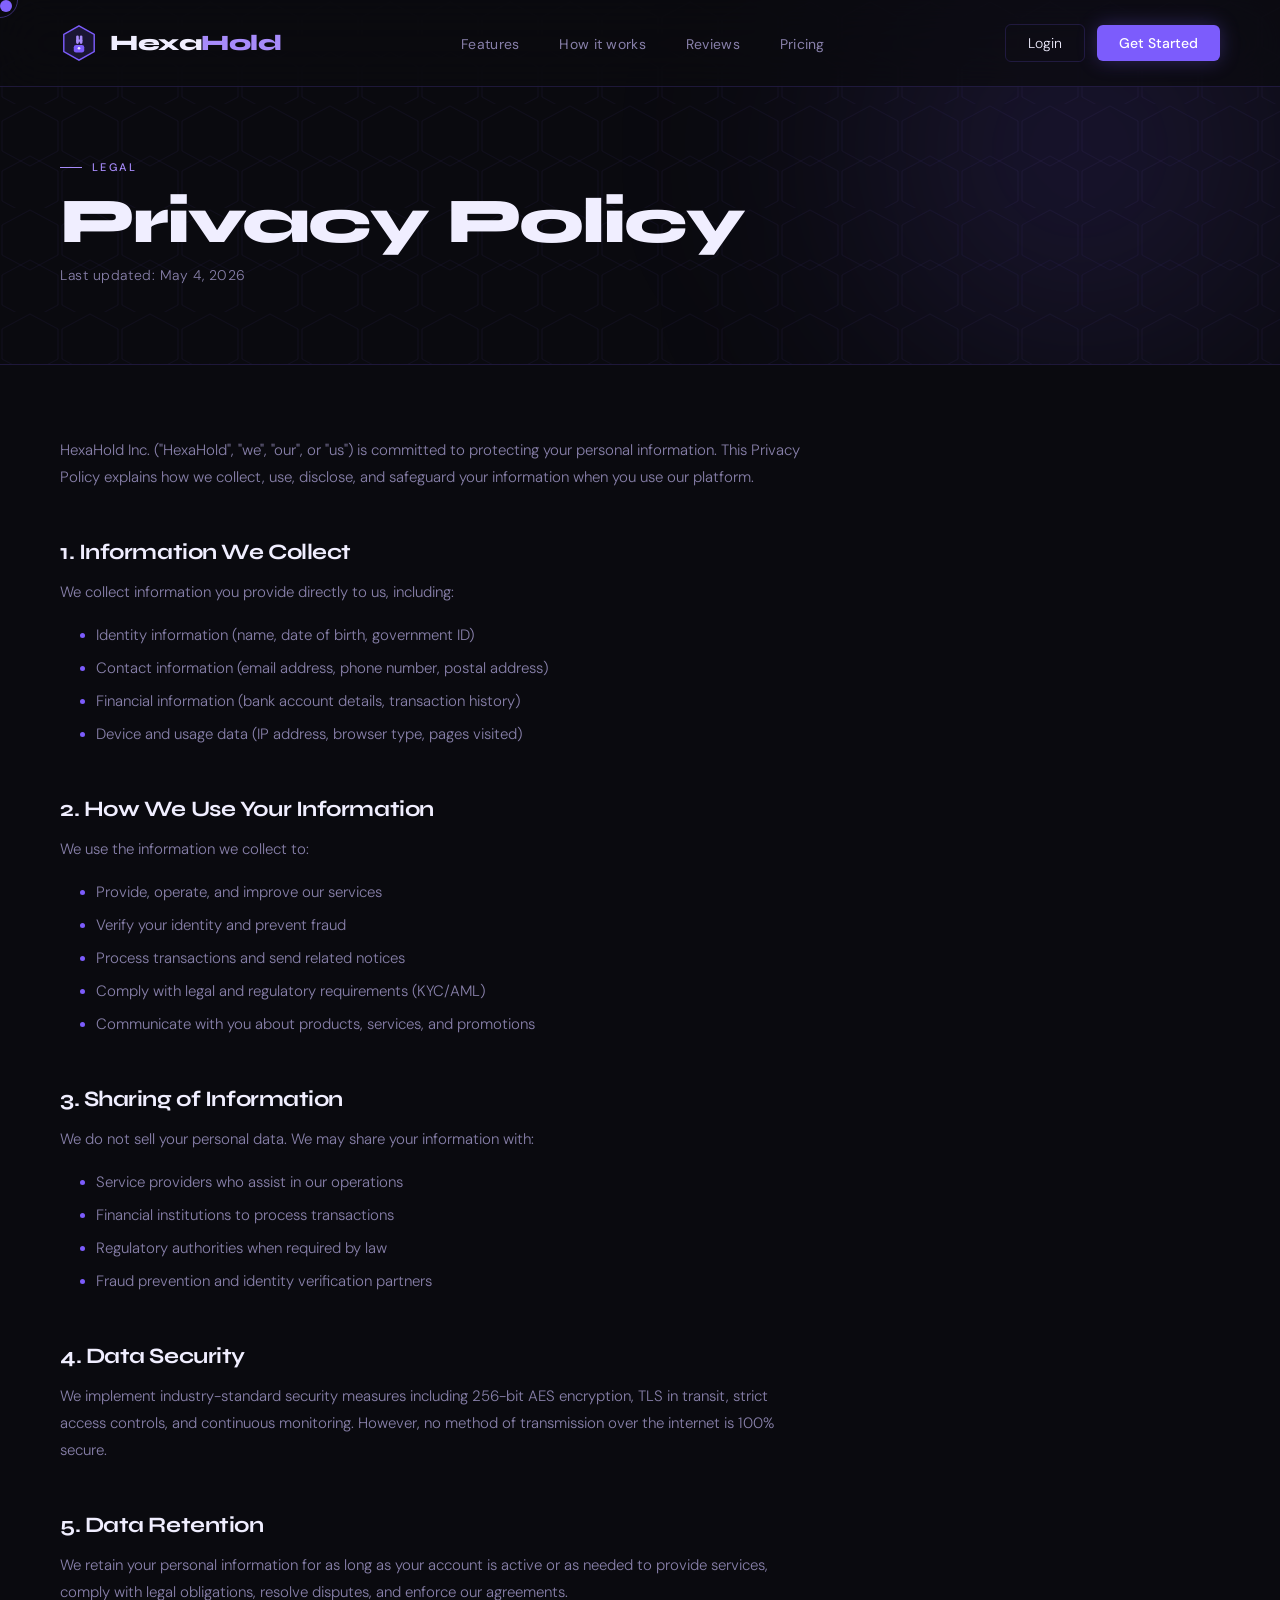
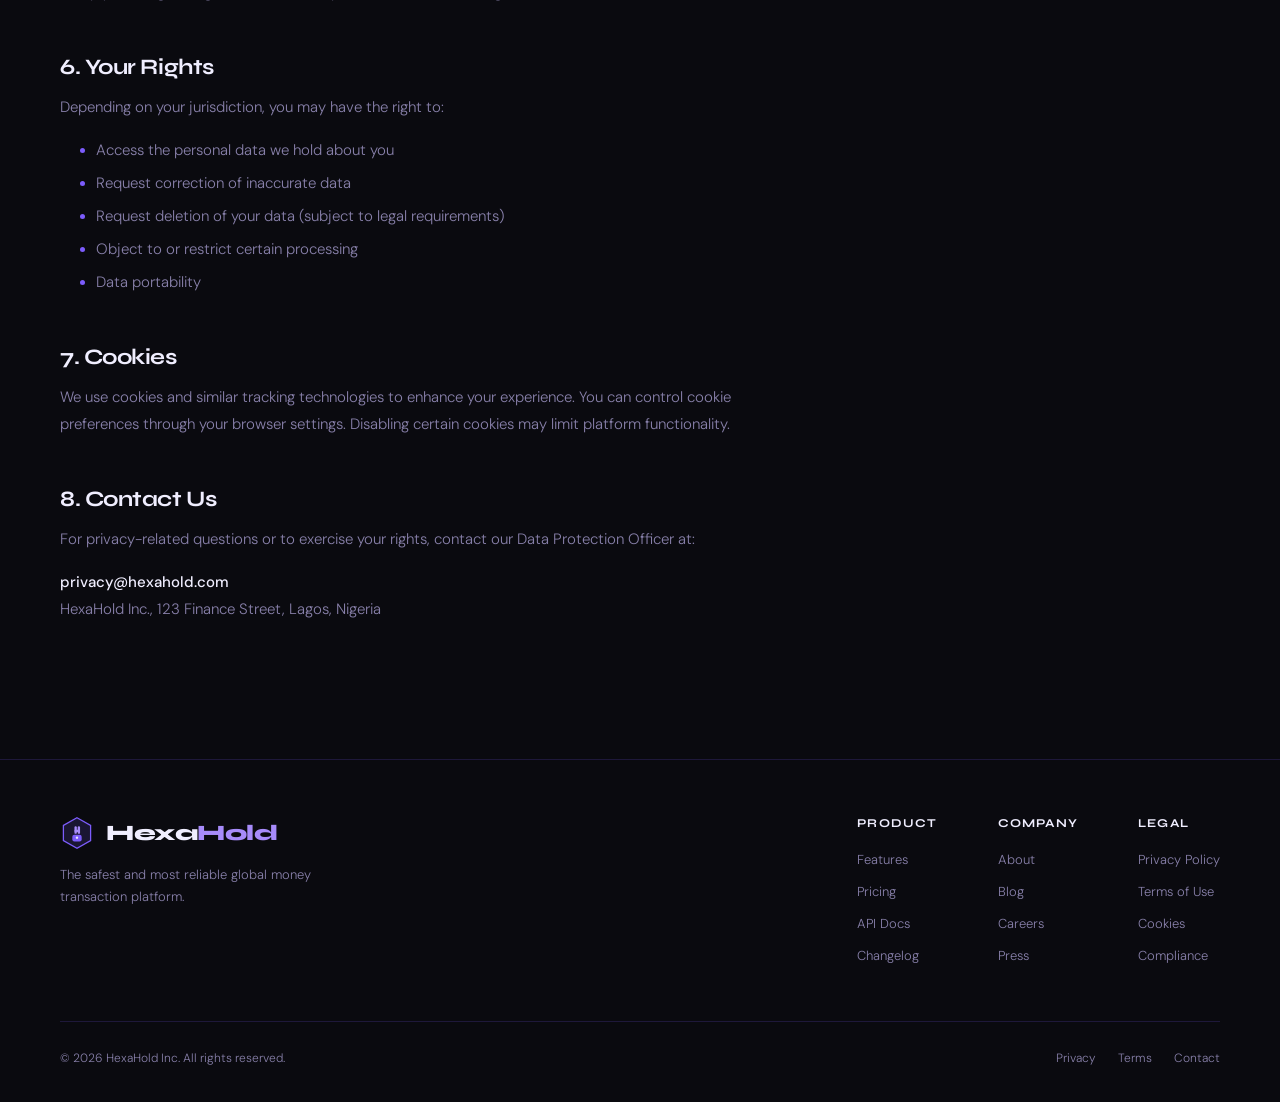
<file: hexahold/hexahold/privacy-policy.html>
<!DOCTYPE html>
<html lang="en">
<head>
<meta charset="UTF-8">
<meta name="viewport" content="width=device-width, initial-scale=1.0">
<meta name="description" content="HexaHold Privacy Policy">
<title>Privacy Policy — HexaHold</title>
<link rel="preconnect" href="https://fonts.googleapis.com">
<link href="https://fonts.googleapis.com/css2?family=Syne:wght@400;600;700;800&family=DM+Sans:wght@300;400;500&display=swap" rel="stylesheet">
<link rel="stylesheet" href="css/style.css">
<link rel="stylesheet" href="css/pages.css">
</head>
<body>

<div class="cursor" id="cursor"></div>
<div class="cursor-trail" id="cursorTrail"></div>

<nav id="nav">
  <a href="index.html" class="logo">
    <svg width="38" height="38" viewBox="0 0 40 40" fill="none">
      <polygon points="20,2 36,11 36,29 20,38 4,29 4,11" fill="#7c5cfc" opacity="0.15"/>
      <polygon points="20,2 36,11 36,29 20,38 4,29 4,11" fill="none" stroke="#7c5cfc" stroke-width="1.5"/>
      <rect x="17" y="12" width="2.8" height="9" rx="1.4" fill="#a78bfa"/>
      <rect x="20.8" y="12" width="2.8" height="9" rx="1.4" fill="#a78bfa"/>
      <rect x="17" y="16.2" width="6.6" height="2.6" rx="1.3" fill="#a78bfa"/>
      <rect x="14.5" y="22" width="11" height="8" rx="2.5" fill="#7c5cfc"/>
      <circle cx="20" cy="25.5" r="1.4" fill="#fff" opacity="0.85"/>
    </svg>
    <span class="logo-text">Hexa<span>Hold</span></span>
  </a>
  <ul class="nav-links">
    <li><a href="index.html#features">Features</a></li>
    <li><a href="index.html#how">How it works</a></li>
    <li><a href="index.html#reviews">Reviews</a></li>
    <li><a href="#">Pricing</a></li>
  </ul>
  <div class="nav-actions">
    <a href="login.html" class="btn-ghost">Login</a>
    <a href="register.html" class="btn-primary">Get Started</a>
  </div>
</nav>

<div class="page-hero">
  <div class="hex-grid"></div>
  <div class="orb orb-1"></div>
  <div class="page-hero-content">
    <div class="section-tag">Legal</div>
    <h1 class="page-title">Privacy Policy</h1>
    <p class="page-sub">Last updated: May 4, 2026</p>
  </div>
</div>

<div class="prose-wrap">
  <div class="prose">

    <p>HexaHold Inc. ("HexaHold", "we", "our", or "us") is committed to protecting your personal information. This Privacy Policy explains how we collect, use, disclose, and safeguard your information when you use our platform.</p>

    <h2>1. Information We Collect</h2>
    <p>We collect information you provide directly to us, including:</p>
    <ul>
      <li>Identity information (name, date of birth, government ID)</li>
      <li>Contact information (email address, phone number, postal address)</li>
      <li>Financial information (bank account details, transaction history)</li>
      <li>Device and usage data (IP address, browser type, pages visited)</li>
    </ul>

    <h2>2. How We Use Your Information</h2>
    <p>We use the information we collect to:</p>
    <ul>
      <li>Provide, operate, and improve our services</li>
      <li>Verify your identity and prevent fraud</li>
      <li>Process transactions and send related notices</li>
      <li>Comply with legal and regulatory requirements (KYC/AML)</li>
      <li>Communicate with you about products, services, and promotions</li>
    </ul>

    <h2>3. Sharing of Information</h2>
    <p>We do not sell your personal data. We may share your information with:</p>
    <ul>
      <li>Service providers who assist in our operations</li>
      <li>Financial institutions to process transactions</li>
      <li>Regulatory authorities when required by law</li>
      <li>Fraud prevention and identity verification partners</li>
    </ul>

    <h2>4. Data Security</h2>
    <p>We implement industry-standard security measures including 256-bit AES encryption, TLS in transit, strict access controls, and continuous monitoring. However, no method of transmission over the internet is 100% secure.</p>

    <h2>5. Data Retention</h2>
    <p>We retain your personal information for as long as your account is active or as needed to provide services, comply with legal obligations, resolve disputes, and enforce our agreements.</p>

    <h2>6. Your Rights</h2>
    <p>Depending on your jurisdiction, you may have the right to:</p>
    <ul>
      <li>Access the personal data we hold about you</li>
      <li>Request correction of inaccurate data</li>
      <li>Request deletion of your data (subject to legal requirements)</li>
      <li>Object to or restrict certain processing</li>
      <li>Data portability</li>
    </ul>

    <h2>7. Cookies</h2>
    <p>We use cookies and similar tracking technologies to enhance your experience. You can control cookie preferences through your browser settings. Disabling certain cookies may limit platform functionality.</p>

    <h2>8. Contact Us</h2>
    <p>For privacy-related questions or to exercise your rights, contact our Data Protection Officer at:</p>
    <p><strong>privacy@hexahold.com</strong><br>HexaHold Inc., 123 Finance Street, Lagos, Nigeria</p>

  </div>
</div>

<footer>
  <div class="footer-grid">
    <div class="footer-brand">
      <a href="index.html" class="logo">
        <svg width="34" height="34" viewBox="0 0 40 40" fill="none">
          <polygon points="20,2 36,11 36,29 20,38 4,29 4,11" fill="#7c5cfc" opacity="0.15"/>
          <polygon points="20,2 36,11 36,29 20,38 4,29 4,11" fill="none" stroke="#7c5cfc" stroke-width="1.5"/>
          <rect x="17" y="12" width="2.8" height="9" rx="1.4" fill="#a78bfa"/>
          <rect x="20.8" y="12" width="2.8" height="9" rx="1.4" fill="#a78bfa"/>
          <rect x="17" y="16.2" width="6.6" height="2.6" rx="1.3" fill="#a78bfa"/>
          <rect x="14.5" y="22" width="11" height="8" rx="2.5" fill="#7c5cfc"/>
          <circle cx="20" cy="25.5" r="1.4" fill="#fff" opacity="0.85"/>
        </svg>
        <span class="logo-text">Hexa<span>Hold</span></span>
      </a>
      <p>The safest and most reliable global money transaction platform.</p>
    </div>
    <div>
      <div class="footer-col-title">Product</div>
      <ul class="footer-links">
        <li><a href="#">Features</a></li>
        <li><a href="#">Pricing</a></li>
        <li><a href="#">API Docs</a></li>
        <li><a href="#">Changelog</a></li>
      </ul>
    </div>
    <div>
      <div class="footer-col-title">Company</div>
      <ul class="footer-links">
        <li><a href="#">About</a></li>
        <li><a href="#">Blog</a></li>
        <li><a href="#">Careers</a></li>
        <li><a href="#">Press</a></li>
      </ul>
    </div>
    <div>
      <div class="footer-col-title">Legal</div>
      <ul class="footer-links">
        <li><a href="privacy-policy.html">Privacy Policy</a></li>
        <li><a href="#">Terms of Use</a></li>
        <li><a href="#">Cookies</a></li>
        <li><a href="#">Compliance</a></li>
      </ul>
    </div>
  </div>
  <div class="footer-bottom">
    <span>© 2026 HexaHold Inc. All rights reserved.</span>
    <div class="footer-bot-links">
      <a href="privacy-policy.html">Privacy</a>
      <a href="#">Terms</a>
      <a href="#">Contact</a>
    </div>
  </div>
</footer>

<script src="js/main.js"></script>
</body>
</html>
</file>
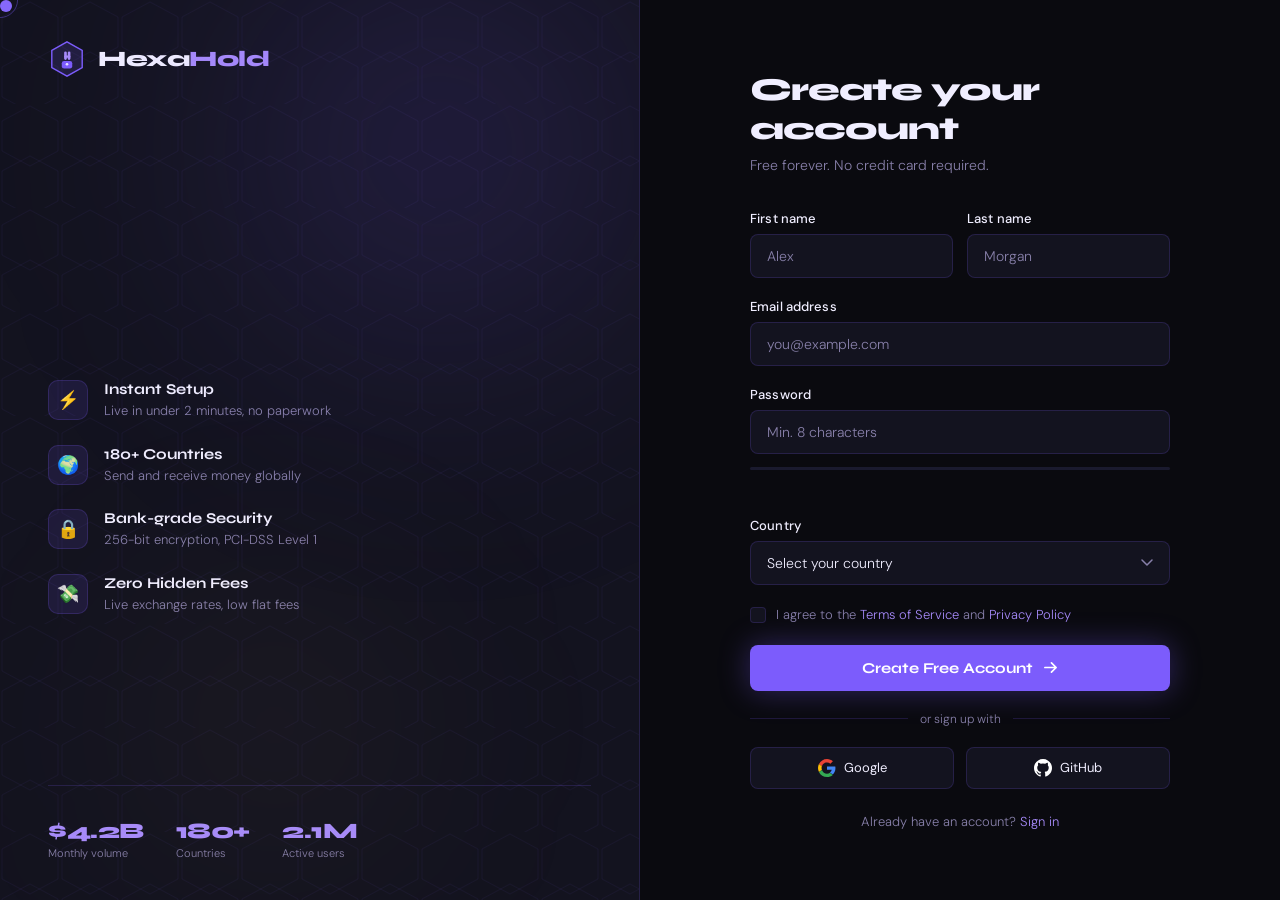
<file: hexahold/hexahold/register.html>
<!DOCTYPE html>
<html lang="en">
<head>
<meta charset="UTF-8">
<meta name="viewport" content="width=device-width, initial-scale=1.0">
<title>Create Account — HexaHold</title>
<link rel="preconnect" href="https://fonts.googleapis.com">
<link href="https://fonts.googleapis.com/css2?family=Syne:wght@400;600;700;800&family=DM+Sans:wght@300;400;500&display=swap" rel="stylesheet">
<link rel="stylesheet" href="css/style.css">
<link rel="stylesheet" href="css/auth.css">
</head>
<body>

<div class="cursor" id="cursor"></div>
<div class="cursor-trail" id="cursorTrail"></div>

<div class="auth-layout">

  <!-- Left Panel -->
  <div class="auth-panel">
    <div class="hex-grid"></div>
    <div class="orb orb-1"></div>
    <div class="orb orb-2"></div>

    <a href="index.html" class="logo auth-logo">
      <svg width="38" height="38" viewBox="0 0 40 40" fill="none">
        <polygon points="20,2 36,11 36,29 20,38 4,29 4,11" fill="#7c5cfc" opacity="0.15"/>
        <polygon points="20,2 36,11 36,29 20,38 4,29 4,11" fill="none" stroke="#7c5cfc" stroke-width="1.5"/>
        <rect x="17" y="12" width="2.8" height="9" rx="1.4" fill="#a78bfa"/>
        <rect x="20.8" y="12" width="2.8" height="9" rx="1.4" fill="#a78bfa"/>
        <rect x="17" y="16.2" width="6.6" height="2.6" rx="1.3" fill="#a78bfa"/>
        <rect x="14.5" y="22" width="11" height="8" rx="2.5" fill="#7c5cfc"/>
        <circle cx="20" cy="25.5" r="1.4" fill="#fff" opacity="0.85"/>
      </svg>
      <span class="logo-text">Hexa<span>Hold</span></span>
    </a>

    <div class="auth-panel-body">
      <div class="auth-features-list">
        <div class="auth-feature">
          <div class="auth-feature-icon">⚡</div>
          <div>
            <div class="auth-feature-title">Instant Setup</div>
            <div class="auth-feature-desc">Live in under 2 minutes, no paperwork</div>
          </div>
        </div>
        <div class="auth-feature">
          <div class="auth-feature-icon">🌍</div>
          <div>
            <div class="auth-feature-title">180+ Countries</div>
            <div class="auth-feature-desc">Send and receive money globally</div>
          </div>
        </div>
        <div class="auth-feature">
          <div class="auth-feature-icon">🔒</div>
          <div>
            <div class="auth-feature-title">Bank-grade Security</div>
            <div class="auth-feature-desc">256-bit encryption, PCI-DSS Level 1</div>
          </div>
        </div>
        <div class="auth-feature">
          <div class="auth-feature-icon">💸</div>
          <div>
            <div class="auth-feature-title">Zero Hidden Fees</div>
            <div class="auth-feature-desc">Live exchange rates, low flat fees</div>
          </div>
        </div>
      </div>
    </div>

    <div class="auth-panel-stats">
      <div class="auth-stat">
        <div class="auth-stat-num">$4.2B</div>
        <div class="auth-stat-lbl">Monthly volume</div>
      </div>
      <div class="auth-stat">
        <div class="auth-stat-num">180+</div>
        <div class="auth-stat-lbl">Countries</div>
      </div>
      <div class="auth-stat">
        <div class="auth-stat-num">2.1M</div>
        <div class="auth-stat-lbl">Active users</div>
      </div>
    </div>
  </div>

  <!-- Right Form -->
  <div class="auth-form-wrap">
    <div class="auth-form-inner">
      <h1 class="auth-title">Create your account</h1>
      <p class="auth-sub">Free forever. No credit card required.</p>

      <form class="auth-form" id="registerForm">
        <div class="form-row">
          <div class="form-group">
            <label class="form-label" for="firstName">First name</label>
            <input class="form-input" type="text" id="firstName" placeholder="Alex" required>
          </div>
          <div class="form-group">
            <label class="form-label" for="lastName">Last name</label>
            <input class="form-input" type="text" id="lastName" placeholder="Morgan" required>
          </div>
        </div>

        <div class="form-group">
          <label class="form-label" for="email">Email address</label>
          <input class="form-input" type="email" id="email" placeholder="you@example.com" required>
        </div>

        <div class="form-group">
          <label class="form-label" for="password">Password</label>
          <input class="form-input" type="password" id="password" placeholder="Min. 8 characters" required>
          <div class="password-strength" id="strengthBar">
            <div class="strength-fill" id="strengthFill"></div>
          </div>
          <div class="strength-label" id="strengthLabel"></div>
        </div>

        <div class="form-group">
          <label class="form-label" for="country">Country</label>
          <select class="form-input form-select" id="country" required>
            <option value="" disabled selected>Select your country</option>
            <option>Nigeria</option>
            <option>United States</option>
            <option>United Kingdom</option>
            <option>Germany</option>
            <option>India</option>
            <option>South Africa</option>
            <option>Kenya</option>
            <option>Ghana</option>
            <option>Canada</option>
            <option>Australia</option>
          </select>
        </div>

        <div class="form-check">
          <input type="checkbox" id="terms" class="check-input" required>
          <label for="terms" class="check-label">I agree to the <a href="#">Terms of Service</a> and <a href="privacy-policy.html">Privacy Policy</a></label>
        </div>

        <button type="submit" class="btn-form">
          Create Free Account
          <svg width="15" height="15" viewBox="0 0 16 16" fill="none"><path d="M2 8h12M9 3l5 5-5 5" stroke="#fff" stroke-width="1.8" stroke-linecap="round" stroke-linejoin="round"/></svg>
        </button>

        <div class="form-divider"><span>or sign up with</span></div>

        <div class="social-btns">
          <button type="button" class="social-btn">
            <svg width="18" height="18" viewBox="0 0 48 48"><path fill="#EA4335" d="M24 9.5c3.5 0 6.6 1.2 9 3.2l6.7-6.7C35.8 2.5 30.2 0 24 0 14.6 0 6.6 5.4 2.7 13.3l7.8 6C12.4 13 17.8 9.5 24 9.5z"/><path fill="#4285F4" d="M46.5 24.5c0-1.6-.1-3.1-.4-4.5H24v8.5h12.7c-.6 3-2.3 5.5-4.8 7.2l7.5 5.8C43.6 37.5 46.5 31.4 46.5 24.5z"/><path fill="#FBBC05" d="M10.5 28.7A14.6 14.6 0 0 1 9.5 24c0-1.6.3-3.2.8-4.7l-7.8-6A23.9 23.9 0 0 0 0 24c0 3.9.9 7.5 2.7 10.7l7.8-6z"/><path fill="#34A853" d="M24 48c6.2 0 11.4-2 15.2-5.5l-7.5-5.8c-2 1.4-4.7 2.3-7.7 2.3-6.2 0-11.5-4.2-13.4-9.9l-7.9 6C6.6 42.6 14.6 48 24 48z"/></svg>
            Google
          </button>
          <button type="button" class="social-btn">
            <svg width="18" height="18" viewBox="0 0 24 24" fill="#fff"><path d="M12 0C5.37 0 0 5.37 0 12c0 5.3 3.44 9.8 8.2 11.38.6.1.82-.26.82-.58v-2.02c-3.34.72-4.04-1.6-4.04-1.6-.54-1.38-1.33-1.74-1.33-1.74-1.08-.74.08-.72.08-.72 1.2.08 1.83 1.23 1.83 1.23 1.07 1.83 2.8 1.3 3.48 1 .1-.78.42-1.3.76-1.6-2.66-.3-5.47-1.33-5.47-5.93 0-1.31.47-2.38 1.24-3.22-.14-.3-.54-1.52.1-3.18 0 0 1-.32 3.3 1.23a11.5 11.5 0 0 1 6 0c2.28-1.55 3.28-1.23 3.28-1.23.65 1.66.24 2.88.12 3.18.77.84 1.23 1.91 1.23 3.22 0 4.61-2.8 5.63-5.48 5.92.43.37.81 1.1.81 2.22v3.3c0 .32.22.69.83.57C20.57 21.8 24 17.3 24 12c0-6.63-5.37-12-12-12z"/></svg>
            GitHub
          </button>
        </div>
      </form>

      <p class="auth-switch">Already have an account? <a href="login.html">Sign in</a></p>
    </div>
  </div>

</div>

<script src="js/main.js"></script>
<script src="js/auth.js"></script>
</body>
</html>
</file>
<file: css/style.css>
/* ============================================================
   HexaHold — Main Stylesheet
   ============================================================ */

/* ── Reset & Base ── */
*, *::before, *::after { box-sizing: border-box; margin: 0; padding: 0; }

:root {
  --bg:       #0a0a0f;
  --bg2:      #0f0f1a;
  --surface:  #13131f;
  --surface2: #1a1a2e;
  --accent:   #7c5cfc;
  --accent2:  #a78bfa;
  --gold:     #f0c060;
  --text:     #f0eeff;
  --muted:    #8880aa;
  --border:   rgba(124,92,252,0.18);
  --glow:     rgba(124,92,252,0.35);

  --radius-sm: 6px;
  --radius-md: 12px;
  --radius-lg: 20px;

  --font-display: 'Syne', sans-serif;
  --font-body:    'DM Sans', sans-serif;
}

html { scroll-behavior: smooth; }

body {
  background: var(--bg);
  color: var(--text);
  font-family: var(--font-body);
  font-weight: 300;
  overflow-x: hidden;
}


/* ── Hex Grid Background ── */
.hex-grid {
  position: absolute;
  inset: 0;
  background-image: url("data:image/svg+xml,%3Csvg xmlns='http://www.w3.org/2000/svg' width='60' height='104'%3E%3Cpolygon points='30,2 58,17 58,47 30,62 2,47 2,17' fill='none' stroke='rgba(124,92,252,0.06)' stroke-width='1'/%3E%3Cpolygon points='30,52 58,67 58,97 30,112 2,97 2,67' fill='none' stroke='rgba(124,92,252,0.06)' stroke-width='1'/%3E%3C/svg%3E");
  pointer-events: none;
}

/* ── Glow Orbs ── */
.orb {
  position: absolute;
  border-radius: 50%;
  filter: blur(120px);
  pointer-events: none;
}
.orb-1 {
  width: 600px; height: 600px;
  background: radial-gradient(circle, rgba(124,92,252,0.22) 0%, transparent 70%);
  top: -150px; right: -100px;
  animation: orbFloat 9s ease-in-out infinite;
}
.orb-2 {
  width: 350px; height: 350px;
  background: radial-gradient(circle, rgba(240,192,96,0.1) 0%, transparent 70%);
  bottom: 0; left: 100px;
  animation: orbFloat 13s ease-in-out infinite reverse;
}

@keyframes orbFloat {
  0%, 100% { transform: translate(0, 0); }
  50%       { transform: translate(30px, -40px); }
}

/* ============================================================
   NAVBAR
   ============================================================ */
nav {
  position: fixed;
  top: 0; left: 0; right: 0;
  z-index: 100;
  padding: 22px 60px;
  display: flex;
  align-items: center;
  justify-content: space-between;
  background: rgba(10,10,15,0.8);
  backdrop-filter: blur(24px);
  -webkit-backdrop-filter: blur(24px);
  border-bottom: 1px solid var(--border);
  transition: padding 0.3s;
}
nav.scrolled { padding: 14px 60px; }

.logo {
  display: flex;
  align-items: center;
  gap: 10px;
  text-decoration: none;
  flex-shrink: 0;
}
.logo-text {
  font-family: var(--font-display);
  font-size: 22px;
  font-weight: 800;
  letter-spacing: -0.5px;
  color: var(--text);
}
.logo-text span { color: var(--accent2); }

.nav-links {
  display: flex;
  align-items: center;
  gap: 40px;
  list-style: none;
}
.nav-links a {
  color: var(--muted);
  text-decoration: none;
  font-size: 14px;
  font-weight: 400;
  letter-spacing: 0.02em;
  transition: color 0.2s;
}
.nav-links a:hover { color: var(--text); }

.nav-actions { display: flex; gap: 12px; align-items: center; }

/* ── Hamburger button (hidden on desktop) ── */
.nav-hamburger {
  display: none;
  flex-direction: column;
  justify-content: center;
  gap: 5px;
  width: 40px;
  height: 40px;
  padding: 9px;
  background: none;
  border: 1px solid var(--border);
  border-radius: var(--radius-sm);
  cursor: pointer;
  flex-shrink: 0;
  z-index: 200;
}
.nav-hamburger span {
  display: block;
  height: 1.5px;
  background: var(--text);
  border-radius: 2px;
  transition: transform 0.28s ease, opacity 0.2s ease;
  pointer-events: none;
}
.nav-hamburger.open span:nth-child(1) { transform: translateY(6.5px) rotate(45deg); }
.nav-hamburger.open span:nth-child(2) { opacity: 0; transform: scaleX(0); }
.nav-hamburger.open span:nth-child(3) { transform: translateY(-6.5px) rotate(-45deg); }

/* ── Mobile menu drawer ── */
.mobile-menu {
  display: none;
  position: fixed;
  inset: 0;
  z-index: 150;
  background: rgba(10,10,15,0.97);
  backdrop-filter: blur(28px);
  -webkit-backdrop-filter: blur(28px);
  flex-direction: column;
  align-items: center;
  justify-content: center;
  gap: 12px;
  padding: 100px 32px 60px;
  opacity: 0;
  transition: opacity 0.28s ease;
}
.mobile-menu.open {
  display: flex;
  opacity: 1;
}
.mobile-menu a.mobile-nav-link {
  font-family: var(--font-display);
  font-size: 32px;
  font-weight: 800;
  color: var(--muted);
  text-decoration: none;
  letter-spacing: -0.03em;
  padding: 8px 0;
  transition: color 0.2s;
}
.mobile-menu a.mobile-nav-link:hover,
.mobile-menu a.mobile-nav-link:active { color: var(--text); }

.mobile-menu-divider {
  width: 48px;
  height: 1px;
  background: var(--border);
  margin: 16px 0;
}
.mobile-menu-actions {  
  display: flex;
  flex-direction: column;
  gap: 12px;
  width: 100%;
  max-width: 300px;
}
.mobile-menu-actions .btn-ghost,
.mobile-menu-actions .btn-primary {
  width: 100%;
  justify-content: center;
  padding: 14px 24px;
  font-size: 15px;
  text-align: center;
}

/* ── Buttons ── */
.btn-ghost {
  padding: 9px 22px;
  border: 1px solid var(--border);
  background: transparent;
  color: var(--text);
  border-radius: var(--radius-sm);
  font-family: var(--font-body);
  font-size: 14px;
  text-decoration: none;
  transition: border-color 0.2s, background 0.2s;
  display: inline-flex;
  align-items: center;
}
.btn-ghost:hover { border-color: var(--accent); background: rgba(124,92,252,0.08); }

.btn-primary {
  padding: 9px 22px;
  background: var(--accent);
  color: #fff;
  border: none;
  border-radius: var(--radius-sm);
  font-family: var(--font-body);
  font-size: 14px;
  font-weight: 500;
  text-decoration: none;
  box-shadow: 0 0 20px rgba(124,92,252,0.3);
  transition: background 0.2s, transform 0.15s, box-shadow 0.2s;
  display: inline-flex;
  align-items: center;
}
.btn-primary:hover { background: var(--accent2); transform: translateY(-1px); box-shadow: 0 0 30px rgba(124,92,252,0.5); }

.btn-large {
  padding: 15px 34px;
  background: var(--accent);
  color: #fff;
  border: none;
  border-radius: 8px;
  font-family: var(--font-display);
  font-size: 15px;
  font-weight: 700;
  text-decoration: none;
  display: inline-flex;
  align-items: center;
  gap: 10px;
  box-shadow: 0 0 40px rgba(124,92,252,0.4);
  transition: transform 0.2s, box-shadow 0.2s, background 0.2s;
  cursor: pointer;
}
.btn-large:hover { transform: translateY(-2px); box-shadow: 0 0 60px rgba(124,92,252,0.6); background: var(--accent2); }
.btn-large svg { transition: transform 0.2s; }
.btn-large:hover svg { transform: translate(3px, -3px); }

.btn-text {
  color: var(--muted);
  text-decoration: none;
  font-size: 14px;
  display: inline-flex;
  align-items: center;
  gap: 8px;
  transition: color 0.2s;
}
.btn-text:hover { color: var(--text); }

/* ============================================================
   HERO
   ============================================================ */
.hero {
  min-height: 100vh;
  display: grid;
  grid-template-columns: 1fr 1fr;
  align-items: center;
  padding: 140px 60px 80px;
  position: relative;
  overflow: hidden;
  gap: 60px;
}

.hero-content { position: relative; z-index: 2; }

.hero-badge {
  display: inline-flex;
  align-items: center;
  gap: 8px;
  padding: 6px 14px;
  background: rgba(124,92,252,0.12);
  border: 1px solid rgba(124,92,252,0.25);
  border-radius: 100px;
  font-size: 12px;
  font-weight: 500;
  color: var(--accent2);
  letter-spacing: 0.08em;
  text-transform: uppercase;
  margin-bottom: 32px;
  opacity: 0;
  animation: fadeUp 0.6s ease 0.1s forwards;
}
.hero-badge::before {
  content: '';
  width: 6px; height: 6px;
  background: var(--accent);
  border-radius: 50%;
  animation: blink 2s infinite;
  flex-shrink: 0;
}

.hero h1 {
  font-family: var(--font-display);
  font-size: clamp(44px, 5.5vw, 88px);
  font-weight: 800;
  line-height: 0.92;
  letter-spacing: -0.03em;
  margin-bottom: 28px;
  opacity: 0;
  animation: fadeUp 0.7s ease 0.2s forwards;
}
.hero h1 .acc { color: var(--accent2); }
.hero h1 .gld { color: var(--gold); }

.hero > .hero-content > p {
  font-size: 17px;
  line-height: 1.75;
  color: var(--muted);
  max-width: 460px;
  margin-bottom: 44px;
  opacity: 0;
  animation: fadeUp 0.7s ease 0.35s forwards;
}

.hero-cta {
  display: flex;
  align-items: center;
  gap: 20px;
  flex-wrap: wrap;
  opacity: 0;
  animation: fadeUp 0.7s ease 0.5s forwards;
}

.hero-stats {
  display: flex;
  flex-wrap: wrap;
  gap: 32px;
  margin-top: 64px;
  padding-top: 36px;
  border-top: 1px solid var(--border);
  opacity: 0;
  animation: fadeUp 0.7s ease 0.65s forwards;
}
.stat-num {
  font-family: var(--font-display);
  font-size: 30px;
  font-weight: 800;
  letter-spacing: -0.02em;
}
.stat-num em { color: var(--accent2); font-style: normal; }
.stat-label { font-size: 12px; color: var(--muted); margin-top: 3px; }

/* Hero Visual */
.hero-visual {
  position: relative;
  z-index: 2;
  display: flex;
  justify-content: center;
  align-items: center;
  opacity: 0;
  animation: fadeUp 0.9s ease 0.45s forwards;
}

.card-stack {
  position: relative;
  width: 340px;
  height: 430px;
}

.float-card {
  position: absolute;
  border-radius: var(--radius-lg);
  padding: 28px;
  border: 1px solid var(--border);
}

.card-main {
  width: 310px;
  top: 40px; left: 15px;
  background: linear-gradient(135deg, #1c1c35 0%, #12121e 100%);
  box-shadow: 0 40px 80px rgba(0,0,0,0.6), 0 0 40px rgba(124,92,252,0.1);
  animation: cardFloat 6s ease-in-out infinite;
  z-index: 3;
}
.card-back {
  width: 290px;
  top: 18px; left: 25px;
  background: rgba(124,92,252,0.1);
  z-index: 2;
  animation: cardFloat2 6s ease-in-out infinite 0.6s;
  transform: rotate(5deg);
}

@keyframes cardFloat {
  0%, 100% { transform: rotate(-2deg) translateY(0); }
  50%       { transform: rotate(-2deg) translateY(-14px); }
}
@keyframes cardFloat2 {
  0%, 100% { transform: rotate(5deg) translateY(0); }
  50%       { transform: rotate(5deg) translateY(-8px); }
}

.card-chip {
  width: 42px; height: 30px;
  background: linear-gradient(135deg, var(--gold), #c89030);
  border-radius: 6px;
  margin-bottom: 30px;
}
.card-number {
  font-family: var(--font-display);
  font-size: 16px;
  letter-spacing: 0.18em;
  color: rgba(240,238,255,0.85);
  margin-bottom: 26px;
  font-weight: 600;
}
.card-row {
  display: flex;
  justify-content: space-between;
  align-items: flex-end;
}
.card-lbl { font-size: 9px; color: var(--muted); letter-spacing: 0.1em; text-transform: uppercase; margin-bottom: 4px; }
.card-val { font-family: var(--font-display); font-size: 13px; font-weight: 700; }
.card-circles { display: flex; }
.cc { width: 28px; height: 28px; border-radius: 50%; }
.cc:first-child { background: var(--accent); margin-right: -10px; }
.cc:last-child  { background: var(--gold); }

/* Floating Badges */
.float-badge {
  position: absolute;
  background: var(--surface2);
  border: 1px solid var(--border);
  border-radius: 14px;
  padding: 12px 16px;
  display: flex;
  align-items: center;
  gap: 10px;
  box-shadow: 0 16px 50px rgba(0,0,0,0.5);
  z-index: 5;
  white-space: nowrap;
}
.badge-b1 { bottom: 20px; right: -30px; animation: bFloat 5s ease-in-out infinite 1s; }
.badge-b2 { top: 14px;   right: -40px; animation: bFloat 5s ease-in-out infinite 2s; }

@keyframes bFloat {
  0%, 100% { transform: translateY(0); }
  50%       { transform: translateY(-8px); }
}

.badge-ic {
  width: 32px; height: 32px;
  border-radius: 8px;
  display: flex; align-items: center; justify-content: center;
  font-size: 15px;
  flex-shrink: 0;
}
.ic-g { background: rgba(34,197,94,0.15); }
.ic-p { background: rgba(124,92,252,0.15); }

.badge-amt { font-family: var(--font-display); font-size: 14px; font-weight: 700; }
.badge-amt.g { color: #22c55e; }
.badge-amt.p { color: var(--accent2); }
.badge-s { font-size: 11px; color: var(--muted); }

/* ============================================================
   LOGOS BAR
   ============================================================ */
.logos-bar {
  padding: 28px 60px;
  background: var(--bg2);
  border-top: 1px solid var(--border);
  border-bottom: 1px solid var(--border);
}
.logos-label {
  text-align: center;
  font-size: 11px;
  letter-spacing: 0.18em;
  text-transform: uppercase;
  color: var(--muted);
  margin-bottom: 20px;
}
.logos-row {
  display: flex;
  align-items: center;
  justify-content: center;
  gap: 40px;
  flex-wrap: wrap;
}
.p-logo {
  display: flex;
  align-items: center;
  gap: 7px;
  opacity: 0.3;
  transition: opacity 0.3s;
  font-family: var(--font-display);
  font-weight: 700;
  font-size: 15px;
  color: var(--text);
  letter-spacing: -0.02em;
  white-space: nowrap;
}
.p-logo:hover { opacity: 0.65; }

/* ============================================================
   SECTION SHARED
   ============================================================ */
.section { padding: 110px 60px; position: relative; }
.section.bg-alt {
  background: var(--bg2);
  border-top: 1px solid var(--border);
  border-bottom: 1px solid var(--border);
}

.section-tag {
  font-size: 11px;
  letter-spacing: 0.22em;
  text-transform: uppercase;
  color: var(--accent2);
  font-weight: 500;
  margin-bottom: 16px;
  display: flex;
  align-items: center;
  gap: 10px;
}
.section-tag::before { content: ''; width: 22px; height: 1px; background: var(--accent2); }

.section-title {
  font-family: var(--font-display);
  font-size: clamp(28px, 4vw, 54px);
  font-weight: 800;
  line-height: 1.05;
  letter-spacing: -0.03em;
  margin-bottom: 18px;
}
.section-title .acc { color: var(--accent2); }

.section-sub {
  font-size: 16px;
  color: var(--muted);
  line-height: 1.75;
  max-width: 460px;
  margin-bottom: 60px;
}

/* ============================================================
   FEATURES
   ============================================================ */
.features-grid {
  display: grid;
  grid-template-columns: repeat(2, 1fr);
  gap: 2px;
  background: var(--border);
  border: 1px solid var(--border);
  border-radius: var(--radius-lg);
  overflow: hidden;
}

.feat {
  background: var(--surface);
  padding: 44px 40px;
  transition: background 0.3s;
  position: relative;
  overflow: hidden;
}
.feat::after {
  content: '';
  position: absolute;
  top: 0; left: 0; right: 0;
  height: 1px;
  background: linear-gradient(90deg, transparent, var(--accent), transparent);
  opacity: 0;
  transition: opacity 0.3s;
}
.feat:hover { background: var(--surface2); }
.feat:hover::after { opacity: 1; }

.feat.wide {
  grid-column: span 2;
  display: flex;
  gap: 60px;
  align-items: center;
}
.feat.wide .feat-content { flex: 1; min-width: 0; }
.feat.wide .feat-widget  { flex: 1; min-width: 0; }

.feat-icon {
  width: 52px; height: 52px;
  background: rgba(124,92,252,0.1);
  border: 1px solid rgba(124,92,252,0.2);
  border-radius: 13px;
  display: flex; align-items: center; justify-content: center;
  margin-bottom: 24px;
  font-size: 22px;
  flex-shrink: 0;
}
.feat-title { font-family: var(--font-display); font-size: 21px; font-weight: 700; margin-bottom: 10px; letter-spacing: -0.02em; }
.feat-desc  { font-size: 14px; color: var(--muted); line-height: 1.7; }

/* Exchange Widget */
.ex-widget {
  background: var(--bg);
  border: 1px solid var(--border);
  border-radius: 16px;
  padding: 22px;
  width: 100%;
}
.ex-row {
  display: flex;
  align-items: center;
  justify-content: space-between;
  background: var(--surface2);
  border: 1px solid var(--border);
  border-radius: 11px;
  padding: 14px 16px;
  margin-bottom: 6px;
  min-width: 0;
  gap: 8px;
}
.ex-left { display: flex; align-items: center; gap: 10px; min-width: 0; flex-shrink: 0; }
.ex-flag  { font-size: 20px; flex-shrink: 0; }
.ex-cur   { font-family: var(--font-display); font-weight: 700; font-size: 14px; }
.ex-full  { font-size: 11px; color: var(--muted); }
.ex-amt   { font-family: var(--font-display); font-size: 17px; font-weight: 800; flex-shrink: 0; }
.ex-amt.accent { color: var(--accent2); }
.ex-arrow { text-align: center; color: var(--accent2); font-size: 18px; padding: 4px 0; }
.ex-rate  { display: flex; justify-content: space-between; margin-top: 14px; padding-top: 14px; border-top: 1px solid var(--border); font-size: 12px; color: var(--muted); flex-wrap: wrap; gap: 6px; }
.rate-live { color: #22c55e; }

/* ============================================================
   HOW IT WORKS
   ============================================================ */
.steps-wrap {
  display: grid;
  grid-template-columns: repeat(4, 1fr);
  gap: 2px;
  background: var(--border);
  border: 1px solid var(--border);
  border-radius: var(--radius-lg);
  overflow: hidden;
  margin-top: 60px;
}
.step {
  background: var(--surface);
  padding: 40px 32px;
  transition: background 0.3s;
}
.step:hover { background: var(--surface2); }
.step-num {
  font-family: var(--font-display);
  font-size: 56px;
  font-weight: 800;
  color: rgba(124,92,252,0.12);
  line-height: 1;
  margin-bottom: 22px;
  letter-spacing: -0.04em;
}
.step-title { font-family: var(--font-display); font-size: 18px; font-weight: 700; margin-bottom: 10px; }
.step-desc  { font-size: 13px; color: var(--muted); line-height: 1.65; }

/* ============================================================
   TESTIMONIALS
   ============================================================ */
.t-grid {
  display: grid;
  grid-template-columns: repeat(3, 1fr);
  gap: 18px;
  margin-top: 60px;
}
.t-card {
  background: var(--surface);
  border: 1px solid var(--border);
  border-radius: 16px;
  padding: 30px;
  transition: transform 0.3s, box-shadow 0.3s, border-color 0.3s;
}
.t-card:hover {
  transform: translateY(-4px);
  box-shadow: 0 20px 60px rgba(0,0,0,0.4);
  border-color: rgba(124,92,252,0.3);
}
.stars     { color: var(--gold); font-size: 12px; letter-spacing: 2px; margin-bottom: 14px; }
.t-text    { font-size: 14px; color: var(--muted); line-height: 1.75; margin-bottom: 22px; }
.t-text strong { color: var(--text); font-weight: 400; }
.t-author  { display: flex; align-items: center; gap: 11px; }
.t-avatar  {
  width: 38px; height: 38px; border-radius: 50%;
  background: var(--surface2); border: 1px solid var(--border);
  display: flex; align-items: center; justify-content: center;
  font-family: var(--font-display); font-weight: 700; font-size: 13px; color: var(--accent2);
  flex-shrink: 0;
}
.t-name { font-size: 13px; font-weight: 500; }
.t-role { font-size: 11px; color: var(--muted); }

/* ============================================================
   CTA BAND
   ============================================================ */
.cta-band {
  margin: 0 60px 110px;
  background: linear-gradient(135deg, rgba(124,92,252,0.16) 0%, rgba(124,92,252,0.05) 100%);
  border: 1px solid rgba(124,92,252,0.25);
  border-radius: 24px;
  padding: 72px;
  display: flex;
  align-items: center;
  justify-content: space-between;
  gap: 40px;
  position: relative;
  overflow: hidden;
}
.cta-band::after {
  content: '';
  position: absolute;
  top: -120px; right: -120px;
  width: 440px; height: 440px;
  background: radial-gradient(circle, rgba(124,92,252,0.18) 0%, transparent 70%);
  pointer-events: none;
}
.cta-title {
  font-family: var(--font-display);
  font-size: clamp(26px, 3.5vw, 46px);
  font-weight: 800;
  letter-spacing: -0.03em;
  line-height: 1.1;
}
.cta-title span { color: var(--accent2); }
.cta-sub     { font-size: 15px; color: var(--muted); margin-top: 10px; line-height: 1.6; }
.cta-actions { display: flex; gap: 14px; align-items: center; flex-shrink: 0; }

/* ============================================================
   FOOTER
   ============================================================ */
footer { padding: 56px 60px 36px; border-top: 1px solid var(--border); }

.footer-grid {
  display: grid;
  grid-template-columns: 1fr auto auto auto;
  gap: 60px;
  margin-bottom: 56px;
}
.footer-brand p { font-size: 13px; color: var(--muted); line-height: 1.7; margin-top: 14px; max-width: 260px; }
.footer-col-title {
  font-family: var(--font-display);
  font-size: 12px; font-weight: 700;
  letter-spacing: 0.1em; text-transform: uppercase;
  color: var(--text); margin-bottom: 18px;
}
.footer-links { list-style: none; display: flex; flex-direction: column; gap: 11px; }
.footer-links a { color: var(--muted); text-decoration: none; font-size: 13px; transition: color 0.2s; }
.footer-links a:hover { color: var(--text); }

.footer-bottom {
  display: flex;
  justify-content: space-between;
  align-items: center;
  padding-top: 28px;
  border-top: 1px solid var(--border);
  font-size: 12px;
  color: var(--muted);
}
.footer-bot-links { display: flex; gap: 22px; }
.footer-bot-links a { color: var(--muted); text-decoration: none; transition: color 0.2s; }
.footer-bot-links a:hover { color: var(--text); }

/* ============================================================
   SCROLL REVEAL
   ============================================================ */
.reveal {
  opacity: 0;
  transform: translateY(28px);
  transition: opacity 0.7s ease, transform 0.7s ease;
}
.reveal.visible { opacity: 1; transform: none; }
.reveal.d1 { transition-delay: 0.1s; }
.reveal.d2 { transition-delay: 0.2s; }

/* ============================================================
   ANIMATIONS
   ============================================================ */
@keyframes fadeUp {
  from { opacity: 0; transform: translateY(24px); }
  to   { opacity: 1; transform: translateY(0); }
}
@keyframes blink {
  0%, 100% { opacity: 1; }
  50%       { opacity: 0.4; }
}

/* ============================================================
   RESPONSIVE — Tablet (≤1100px)
   ============================================================ */
@media (max-width: 1100px) {
  nav          { padding: 20px 32px; }
  nav.scrolled { padding: 14px 32px; }

  .hero        { grid-template-columns: 1fr; padding: 120px 40px 72px; }
  .hero-visual { display: none; }

  .features-grid { grid-template-columns: 1fr; }
  .feat.wide   { flex-direction: column; gap: 32px; }

  .steps-wrap  { grid-template-columns: repeat(2, 1fr); }
  .t-grid      { grid-template-columns: repeat(2, 1fr); }

  .cta-band    { margin: 0 32px 80px; padding: 52px 48px; }

  .footer-grid { grid-template-columns: 1fr 1fr; gap: 40px; }
}

/* ============================================================
   RESPONSIVE — Mobile (≤768px)
   ============================================================ */
@media (max-width: 768px) {


  /* ── Nav ── */
  nav           { padding: 14px 20px; }
  nav.scrolled  { padding: 12px 20px; }
  .nav-links    { display: none; }
  .nav-actions  { display: none; }
  .nav-hamburger { display: flex; }

  /* ── Hero ── */
  .hero         { padding: 96px 20px 52px; gap: 0; min-height: auto; }
  .hero h1      { font-size: clamp(36px, 10.5vw, 52px); line-height: 0.96; margin-bottom: 18px; }
  .hero > .hero-content > p {
    font-size: 15px;
    line-height: 1.7;
    margin-bottom: 28px;
    max-width: 100%;
  }
  .hero-badge   { font-size: 11px; padding: 5px 11px; margin-bottom: 20px; }
  .hero-cta     { gap: 12px; flex-direction: column; align-items: stretch; }
  .hero-cta .btn-large { width: 100%; justify-content: center; padding: 14px 20px; }
  .hero-cta .btn-text  { justify-content: center; }
  .hero-stats   { margin-top: 36px; padding-top: 24px; gap: 0; display: grid; grid-template-columns: repeat(3, 1fr); }
  .stat-num     { font-size: 22px; }
  .stat-label   { font-size: 11px; }

  /* ── Logos ── */
  .logos-bar    { padding: 20px 20px; }
  .logos-row    { gap: 18px 24px; }
  .p-logo       { font-size: 13px; }

  /* ── Sections ── */
  .section      { padding: 56px 20px; }
  .section-title { font-size: clamp(26px, 8vw, 40px); }
  .section-sub  { font-size: 14px; margin-bottom: 36px; max-width: 100%; }

  /* ── Features ── */
  .features-grid { border-radius: var(--radius-md); }
  .feat         { padding: 28px 20px; }
  .feat.wide    { padding: 28px 20px; gap: 24px; }
  .feat-title   { font-size: 18px; }

  /* ── Steps ── */
  .steps-wrap   { grid-template-columns: 1fr; border-radius: var(--radius-md); margin-top: 36px; }
  .step         { padding: 28px 20px; }
  .step-num     { font-size: 40px; margin-bottom: 12px; }

  /* ── Testimonials ── */
  .t-grid       { grid-template-columns: 1fr; gap: 12px; margin-top: 36px; }
  .t-card       { padding: 22px 18px; }

  /* ── CTA ── */
  .cta-band     {
    margin: 0 20px 56px;
    padding: 32px 20px;
    flex-direction: column;
    align-items: flex-start;
    gap: 24px;
    border-radius: var(--radius-md);
  }
  .cta-title    { font-size: clamp(22px, 7vw, 32px); }
  .cta-sub      { font-size: 14px; }
  .cta-actions  { flex-direction: column; width: 100%; gap: 10px; }
  .cta-actions .btn-large,
  .cta-actions .btn-ghost { width: 100%; justify-content: center; }

  /* ── Footer ── */
  footer        { padding: 36px 20px 24px; }
  .footer-grid  { grid-template-columns: 1fr; gap: 28px; margin-bottom: 36px; }
  .footer-brand p { max-width: 100%; }
  .footer-bottom { flex-direction: column; gap: 12px; text-align: center; }
  .footer-bot-links { gap: 16px; }
}

/* ============================================================
   RESPONSIVE — Small phones (≤400px)
   ============================================================ */
@media (max-width: 400px) {
  .hero h1      { font-size: 34px; }
  .hero-stats   { grid-template-columns: 1fr; gap: 12px; }
  .hero-stats .stat { display: flex; align-items: baseline; gap: 10px; }
  .hero-stats .stat .stat-label { margin-top: 0; }
  .logos-row    { gap: 14px; }
  .p-logo svg   { display: none; }
}

  /* ── Mobile menu open state ── */
  body.menu-open { overflow: hidden; }
  body.menu-open nav { z-index: 200; }
</file>
<file: hexahold/hexahold/css/style.css>
/* ============================================================
   HexaHold — Main Stylesheet
   ============================================================ */

/* ── Reset & Base ── */
*, *::before, *::after { box-sizing: border-box; margin: 0; padding: 0; }

:root {
  --bg:       #0a0a0f;
  --bg2:      #0f0f1a;
  --surface:  #13131f;
  --surface2: #1a1a2e;
  --accent:   #7c5cfc;
  --accent2:  #a78bfa;
  --gold:     #f0c060;
  --text:     #f0eeff;
  --muted:    #8880aa;
  --border:   rgba(124,92,252,0.18);
  --glow:     rgba(124,92,252,0.35);

  --radius-sm: 6px;
  --radius-md: 12px;
  --radius-lg: 20px;

  --font-display: 'Syne', sans-serif;
  --font-body:    'DM Sans', sans-serif;
}

html { scroll-behavior: smooth; }

body {
  background: var(--bg);
  color: var(--text);
  font-family: var(--font-body);
  font-weight: 300;
  overflow-x: hidden;
  cursor: none;
}

a { cursor: none; }

/* ── Custom Cursor ── */
.cursor {
  width: 12px; height: 12px;
  background: var(--accent);
  border-radius: 50%;
  position: fixed;
  top: 0; left: 0;
  pointer-events: none;
  z-index: 9999;
  mix-blend-mode: screen;
  transition: transform 0.08s;
}
.cursor-trail {
  width: 36px; height: 36px;
  border: 1px solid rgba(124,92,252,0.4);
  border-radius: 50%;
  position: fixed;
  top: 0; left: 0;
  pointer-events: none;
  z-index: 9998;
  transition: transform 0.22s, width 0.2s, height 0.2s, border-color 0.2s;
}

/* ── Hex Grid Background ── */
.hex-grid {
  position: absolute;
  inset: 0;
  background-image: url("data:image/svg+xml,%3Csvg xmlns='http://www.w3.org/2000/svg' width='60' height='104'%3E%3Cpolygon points='30,2 58,17 58,47 30,62 2,47 2,17' fill='none' stroke='rgba(124,92,252,0.06)' stroke-width='1'/%3E%3Cpolygon points='30,52 58,67 58,97 30,112 2,97 2,67' fill='none' stroke='rgba(124,92,252,0.06)' stroke-width='1'/%3E%3C/svg%3E");
  pointer-events: none;
}

/* ── Glow Orbs ── */
.orb {
  position: absolute;
  border-radius: 50%;
  filter: blur(120px);
  pointer-events: none;
}
.orb-1 {
  width: 600px; height: 600px;
  background: radial-gradient(circle, rgba(124,92,252,0.22) 0%, transparent 70%);
  top: -150px; right: -100px;
  animation: orbFloat 9s ease-in-out infinite;
}
.orb-2 {
  width: 350px; height: 350px;
  background: radial-gradient(circle, rgba(240,192,96,0.1) 0%, transparent 70%);
  bottom: 0; left: 100px;
  animation: orbFloat 13s ease-in-out infinite reverse;
}

@keyframes orbFloat {
  0%, 100% { transform: translate(0, 0); }
  50%       { transform: translate(30px, -40px); }
}

/* ============================================================
   NAVBAR
   ============================================================ */
nav {
  position: fixed;
  top: 0; left: 0; right: 0;
  z-index: 100;
  padding: 24px 60px;
  display: flex;
  align-items: center;
  justify-content: space-between;
  background: rgba(10,10,15,0.7);
  backdrop-filter: blur(24px);
  -webkit-backdrop-filter: blur(24px);
  border-bottom: 1px solid var(--border);
  transition: padding 0.3s;
}
nav.scrolled { padding: 14px 60px; }

.logo {
  display: flex;
  align-items: center;
  gap: 12px;
  text-decoration: none;
}
.logo-text {
  font-family: var(--font-display);
  font-size: 22px;
  font-weight: 800;
  letter-spacing: -0.5px;
  color: var(--text);
}
.logo-text span { color: var(--accent2); }

.nav-links {
  display: flex;
  align-items: center;
  gap: 40px;
  list-style: none;
}
.nav-links a {
  color: var(--muted);
  text-decoration: none;
  font-size: 14px;
  font-weight: 400;
  letter-spacing: 0.02em;
  transition: color 0.2s;
}
.nav-links a:hover { color: var(--text); }

.nav-actions { display: flex; gap: 12px; align-items: center; }

/* ── Buttons ── */
.btn-ghost {
  padding: 9px 22px;
  border: 1px solid var(--border);
  background: transparent;
  color: var(--text);
  border-radius: var(--radius-sm);
  font-family: var(--font-body);
  font-size: 14px;
  text-decoration: none;
  transition: border-color 0.2s, background 0.2s;
  display: inline-flex;
  align-items: center;
}
.btn-ghost:hover { border-color: var(--accent); background: rgba(124,92,252,0.08); }

.btn-primary {
  padding: 9px 22px;
  background: var(--accent);
  color: #fff;
  border: none;
  border-radius: var(--radius-sm);
  font-family: var(--font-body);
  font-size: 14px;
  font-weight: 500;
  text-decoration: none;
  box-shadow: 0 0 20px rgba(124,92,252,0.3);
  transition: background 0.2s, transform 0.15s, box-shadow 0.2s;
  display: inline-flex;
  align-items: center;
}
.btn-primary:hover { background: var(--accent2); transform: translateY(-1px); box-shadow: 0 0 30px rgba(124,92,252,0.5); }

.btn-large {
  padding: 15px 34px;
  background: var(--accent);
  color: #fff;
  border: none;
  border-radius: 8px;
  font-family: var(--font-display);
  font-size: 15px;
  font-weight: 700;
  text-decoration: none;
  display: inline-flex;
  align-items: center;
  gap: 10px;
  box-shadow: 0 0 40px rgba(124,92,252,0.4);
  transition: transform 0.2s, box-shadow 0.2s, background 0.2s;
}
.btn-large:hover { transform: translateY(-2px); box-shadow: 0 0 60px rgba(124,92,252,0.6); background: var(--accent2); }
.btn-large svg { transition: transform 0.2s; }
.btn-large:hover svg { transform: translate(3px, -3px); }

.btn-text {
  color: var(--muted);
  text-decoration: none;
  font-size: 14px;
  display: flex;
  align-items: center;
  gap: 8px;
  transition: color 0.2s;
}
.btn-text:hover { color: var(--text); }

/* ============================================================
   HERO
   ============================================================ */
.hero {
  min-height: 100vh;
  display: grid;
  grid-template-columns: 1fr 1fr;
  align-items: center;
  padding: 140px 60px 80px;
  position: relative;
  overflow: hidden;
  gap: 60px;
}

.hero-content { position: relative; z-index: 2; }

.hero-badge {
  display: inline-flex;
  align-items: center;
  gap: 8px;
  padding: 6px 14px;
  background: rgba(124,92,252,0.12);
  border: 1px solid rgba(124,92,252,0.25);
  border-radius: 100px;
  font-size: 12px;
  font-weight: 500;
  color: var(--accent2);
  letter-spacing: 0.08em;
  text-transform: uppercase;
  margin-bottom: 32px;
  opacity: 0;
  animation: fadeUp 0.6s ease 0.1s forwards;
}
.hero-badge::before {
  content: '';
  width: 6px; height: 6px;
  background: var(--accent);
  border-radius: 50%;
  animation: blink 2s infinite;
}

.hero h1 {
  font-family: var(--font-display);
  font-size: clamp(52px, 6vw, 88px);
  font-weight: 800;
  line-height: 0.92;
  letter-spacing: -0.03em;
  margin-bottom: 28px;
  opacity: 0;
  animation: fadeUp 0.7s ease 0.2s forwards;
}
.hero h1 .acc { color: var(--accent2); }
.hero h1 .gld { color: var(--gold); }

.hero > .hero-content > p {
  font-size: 17px;
  line-height: 1.75;
  color: var(--muted);
  max-width: 460px;
  margin-bottom: 44px;
  opacity: 0;
  animation: fadeUp 0.7s ease 0.35s forwards;
}

.hero-cta {
  display: flex;
  align-items: center;
  gap: 20px;
  flex-wrap: wrap;
  opacity: 0;
  animation: fadeUp 0.7s ease 0.5s forwards;
}

.hero-stats {
  display: flex;
  gap: 44px;
  margin-top: 64px;
  padding-top: 36px;
  border-top: 1px solid var(--border);
  opacity: 0;
  animation: fadeUp 0.7s ease 0.65s forwards;
}
.stat-num {
  font-family: var(--font-display);
  font-size: 30px;
  font-weight: 800;
  letter-spacing: -0.02em;
}
.stat-num em { color: var(--accent2); font-style: normal; }
.stat-label { font-size: 12px; color: var(--muted); margin-top: 3px; }

/* Hero Visual */
.hero-visual {
  position: relative;
  z-index: 2;
  display: flex;
  justify-content: center;
  align-items: center;
  opacity: 0;
  animation: fadeUp 0.9s ease 0.45s forwards;
}

.card-stack {
  position: relative;
  width: 340px;
  height: 430px;
}

.float-card {
  position: absolute;
  border-radius: var(--radius-lg);
  padding: 28px;
  border: 1px solid var(--border);
}

.card-main {
  width: 310px;
  top: 40px; left: 15px;
  background: linear-gradient(135deg, #1c1c35 0%, #12121e 100%);
  box-shadow: 0 40px 80px rgba(0,0,0,0.6), 0 0 40px rgba(124,92,252,0.1);
  animation: cardFloat 6s ease-in-out infinite;
  z-index: 3;
}
.card-back {
  width: 290px;
  top: 18px; left: 25px;
  background: rgba(124,92,252,0.1);
  z-index: 2;
  animation: cardFloat2 6s ease-in-out infinite 0.6s;
  transform: rotate(5deg);
}

@keyframes cardFloat {
  0%, 100% { transform: rotate(-2deg) translateY(0); }
  50%       { transform: rotate(-2deg) translateY(-14px); }
}
@keyframes cardFloat2 {
  0%, 100% { transform: rotate(5deg) translateY(0); }
  50%       { transform: rotate(5deg) translateY(-8px); }
}

.card-chip {
  width: 42px; height: 30px;
  background: linear-gradient(135deg, var(--gold), #c89030);
  border-radius: 6px;
  margin-bottom: 30px;
}
.card-number {
  font-family: var(--font-display);
  font-size: 16px;
  letter-spacing: 0.18em;
  color: rgba(240,238,255,0.85);
  margin-bottom: 26px;
  font-weight: 600;
}
.card-row {
  display: flex;
  justify-content: space-between;
  align-items: flex-end;
}
.card-lbl { font-size: 9px; color: var(--muted); letter-spacing: 0.1em; text-transform: uppercase; margin-bottom: 4px; }
.card-val { font-family: var(--font-display); font-size: 13px; font-weight: 700; }
.card-circles { display: flex; }
.cc { width: 28px; height: 28px; border-radius: 50%; }
.cc:first-child { background: var(--accent); margin-right: -10px; }
.cc:last-child  { background: var(--gold); }

/* Floating Badges */
.float-badge {
  position: absolute;
  background: var(--surface2);
  border: 1px solid var(--border);
  border-radius: 14px;
  padding: 12px 16px;
  display: flex;
  align-items: center;
  gap: 10px;
  box-shadow: 0 16px 50px rgba(0,0,0,0.5);
  z-index: 5;
  white-space: nowrap;
}
.badge-b1 { bottom: 20px; right: -30px; animation: bFloat 5s ease-in-out infinite 1s; }
.badge-b2 { top: 14px;   right: -40px; animation: bFloat 5s ease-in-out infinite 2s; }

@keyframes bFloat {
  0%, 100% { transform: translateY(0); }
  50%       { transform: translateY(-8px); }
}

.badge-ic {
  width: 32px; height: 32px;
  border-radius: 8px;
  display: flex; align-items: center; justify-content: center;
  font-size: 15px;
}
.ic-g { background: rgba(34,197,94,0.15); }
.ic-p { background: rgba(124,92,252,0.15); }

.badge-amt { font-family: var(--font-display); font-size: 14px; font-weight: 700; }
.badge-amt.g { color: #22c55e; }
.badge-amt.p { color: var(--accent2); }
.badge-s { font-size: 11px; color: var(--muted); }

/* ============================================================
   LOGOS BAR
   ============================================================ */
.logos-bar {
  padding: 28px 60px;
  background: var(--bg2);
  border-top: 1px solid var(--border);
  border-bottom: 1px solid var(--border);
}
.logos-label {
  text-align: center;
  font-size: 11px;
  letter-spacing: 0.18em;
  text-transform: uppercase;
  color: var(--muted);
  margin-bottom: 20px;
}
.logos-row {
  display: flex;
  align-items: center;
  justify-content: center;
  gap: 52px;
  flex-wrap: wrap;
}
.p-logo {
  display: flex;
  align-items: center;
  gap: 7px;
  opacity: 0.3;
  transition: opacity 0.3s;
  font-family: var(--font-display);
  font-weight: 700;
  font-size: 16px;
  color: var(--text);
  letter-spacing: -0.02em;
}
.p-logo:hover { opacity: 0.65; }

/* ============================================================
   SECTION SHARED
   ============================================================ */
.section { padding: 110px 60px; position: relative; }
.section.bg-alt {
  background: var(--bg2);
  border-top: 1px solid var(--border);
  border-bottom: 1px solid var(--border);
}

.section-tag {
  font-size: 11px;
  letter-spacing: 0.22em;
  text-transform: uppercase;
  color: var(--accent2);
  font-weight: 500;
  margin-bottom: 16px;
  display: flex;
  align-items: center;
  gap: 10px;
}
.section-tag::before { content: ''; width: 22px; height: 1px; background: var(--accent2); }

.section-title {
  font-family: var(--font-display);
  font-size: clamp(34px, 4vw, 54px);
  font-weight: 800;
  line-height: 1.05;
  letter-spacing: -0.03em;
  margin-bottom: 18px;
}
.section-title .acc { color: var(--accent2); }

.section-sub {
  font-size: 16px;
  color: var(--muted);
  line-height: 1.75;
  max-width: 460px;
  margin-bottom: 60px;
}

/* ============================================================
   FEATURES
   ============================================================ */
.features-grid {
  display: grid;
  grid-template-columns: repeat(2, 1fr);
  gap: 2px;
  background: var(--border);
  border: 1px solid var(--border);
  border-radius: var(--radius-lg);
  overflow: hidden;
}

.feat {
  background: var(--surface);
  padding: 44px 40px;
  transition: background 0.3s;
  position: relative;
  overflow: hidden;
}
.feat::after {
  content: '';
  position: absolute;
  top: 0; left: 0; right: 0;
  height: 1px;
  background: linear-gradient(90deg, transparent, var(--accent), transparent);
  opacity: 0;
  transition: opacity 0.3s;
}
.feat:hover { background: var(--surface2); }
.feat:hover::after { opacity: 1; }

.feat.wide {
  grid-column: span 2;
  display: flex;
  gap: 60px;
  align-items: center;
}
.feat.wide .feat-content { flex: 1; }
.feat.wide .feat-widget  { flex: 1; }

.feat-icon {
  width: 52px; height: 52px;
  background: rgba(124,92,252,0.1);
  border: 1px solid rgba(124,92,252,0.2);
  border-radius: 13px;
  display: flex; align-items: center; justify-content: center;
  margin-bottom: 24px;
  font-size: 22px;
}
.feat-title { font-family: var(--font-display); font-size: 21px; font-weight: 700; margin-bottom: 10px; letter-spacing: -0.02em; }
.feat-desc  { font-size: 14px; color: var(--muted); line-height: 1.7; }

/* Exchange Widget */
.ex-widget {
  background: var(--bg);
  border: 1px solid var(--border);
  border-radius: 16px;
  padding: 22px;
  max-width: 360px;
}
.ex-row {
  display: flex;
  align-items: center;
  justify-content: space-between;
  background: var(--surface2);
  border: 1px solid var(--border);
  border-radius: 11px;
  padding: 14px 18px;
  margin-bottom: 6px;
}
.ex-left { display: flex; align-items: center; gap: 10px; }
.ex-flag  { font-size: 22px; }
.ex-cur   { font-family: var(--font-display); font-weight: 700; font-size: 14px; }
.ex-full  { font-size: 11px; color: var(--muted); }
.ex-amt   { font-family: var(--font-display); font-size: 18px; font-weight: 800; }
.ex-amt.accent { color: var(--accent2); }
.ex-arrow { text-align: center; color: var(--accent2); font-size: 18px; padding: 4px 0; }
.ex-rate  { display: flex; justify-content: space-between; margin-top: 14px; padding-top: 14px; border-top: 1px solid var(--border); font-size: 12px; color: var(--muted); }
.rate-live { color: #22c55e; }

/* ============================================================
   HOW IT WORKS
   ============================================================ */
.steps-wrap {
  display: grid;
  grid-template-columns: repeat(4, 1fr);
  gap: 2px;
  background: var(--border);
  border: 1px solid var(--border);
  border-radius: var(--radius-lg);
  overflow: hidden;
  margin-top: 60px;
}
.step {
  background: var(--surface);
  padding: 40px 32px;
  transition: background 0.3s;
}
.step:hover { background: var(--surface2); }
.step-num {
  font-family: var(--font-display);
  font-size: 56px;
  font-weight: 800;
  color: rgba(124,92,252,0.12);
  line-height: 1;
  margin-bottom: 22px;
  letter-spacing: -0.04em;
}
.step-title { font-family: var(--font-display); font-size: 18px; font-weight: 700; margin-bottom: 10px; }
.step-desc  { font-size: 13px; color: var(--muted); line-height: 1.65; }

/* ============================================================
   TESTIMONIALS
   ============================================================ */
.t-grid {
  display: grid;
  grid-template-columns: repeat(3, 1fr);
  gap: 18px;
  margin-top: 60px;
}
.t-card {
  background: var(--surface);
  border: 1px solid var(--border);
  border-radius: 16px;
  padding: 30px;
  transition: transform 0.3s, box-shadow 0.3s, border-color 0.3s;
}
.t-card:hover {
  transform: translateY(-4px);
  box-shadow: 0 20px 60px rgba(0,0,0,0.4);
  border-color: rgba(124,92,252,0.3);
}
.stars     { color: var(--gold); font-size: 12px; letter-spacing: 2px; margin-bottom: 14px; }
.t-text    { font-size: 14px; color: var(--muted); line-height: 1.75; margin-bottom: 22px; }
.t-text strong { color: var(--text); font-weight: 400; }
.t-author  { display: flex; align-items: center; gap: 11px; }
.t-avatar  {
  width: 38px; height: 38px; border-radius: 50%;
  background: var(--surface2); border: 1px solid var(--border);
  display: flex; align-items: center; justify-content: center;
  font-family: var(--font-display); font-weight: 700; font-size: 13px; color: var(--accent2);
  flex-shrink: 0;
}
.t-name { font-size: 13px; font-weight: 500; }
.t-role { font-size: 11px; color: var(--muted); }

/* ============================================================
   CTA BAND
   ============================================================ */
.cta-band {
  margin: 0 60px 110px;
  background: linear-gradient(135deg, rgba(124,92,252,0.16) 0%, rgba(124,92,252,0.05) 100%);
  border: 1px solid rgba(124,92,252,0.25);
  border-radius: 24px;
  padding: 72px;
  display: flex;
  align-items: center;
  justify-content: space-between;
  gap: 40px;
  position: relative;
  overflow: hidden;
}
.cta-band::after {
  content: '';
  position: absolute;
  top: -120px; right: -120px;
  width: 440px; height: 440px;
  background: radial-gradient(circle, rgba(124,92,252,0.18) 0%, transparent 70%);
  pointer-events: none;
}
.cta-title {
  font-family: var(--font-display);
  font-size: clamp(30px, 3.5vw, 46px);
  font-weight: 800;
  letter-spacing: -0.03em;
  line-height: 1.1;
}
.cta-title span { color: var(--accent2); }
.cta-sub     { font-size: 15px; color: var(--muted); margin-top: 10px; line-height: 1.6; }
.cta-actions { display: flex; gap: 14px; align-items: center; flex-shrink: 0; }

/* ============================================================
   FOOTER
   ============================================================ */
footer { padding: 56px 60px 36px; border-top: 1px solid var(--border); }

.footer-grid {
  display: grid;
  grid-template-columns: 1fr auto auto auto;
  gap: 60px;
  margin-bottom: 56px;
}
.footer-brand p { font-size: 13px; color: var(--muted); line-height: 1.7; margin-top: 14px; max-width: 260px; }
.footer-col-title {
  font-family: var(--font-display);
  font-size: 12px; font-weight: 700;
  letter-spacing: 0.1em; text-transform: uppercase;
  color: var(--text); margin-bottom: 18px;
}
.footer-links { list-style: none; display: flex; flex-direction: column; gap: 11px; }
.footer-links a { color: var(--muted); text-decoration: none; font-size: 13px; transition: color 0.2s; }
.footer-links a:hover { color: var(--text); }

.footer-bottom {
  display: flex;
  justify-content: space-between;
  align-items: center;
  padding-top: 28px;
  border-top: 1px solid var(--border);
  font-size: 12px;
  color: var(--muted);
}
.footer-bot-links { display: flex; gap: 22px; }
.footer-bot-links a { color: var(--muted); text-decoration: none; transition: color 0.2s; }
.footer-bot-links a:hover { color: var(--text); }

/* ============================================================
   SCROLL REVEAL
   ============================================================ */
.reveal {
  opacity: 0;
  transform: translateY(28px);
  transition: opacity 0.7s ease, transform 0.7s ease;
}
.reveal.visible { opacity: 1; transform: none; }
.reveal.d1 { transition-delay: 0.1s; }
.reveal.d2 { transition-delay: 0.2s; }

/* ============================================================
   ANIMATIONS
   ============================================================ */
@keyframes fadeUp {
  from { opacity: 0; transform: translateY(24px); }
  to   { opacity: 1; transform: translateY(0); }
}
@keyframes blink {
  0%, 100% { opacity: 1; }
  50%       { opacity: 0.4; }
}

/* ============================================================
   RESPONSIVE
   ============================================================ */
@media (max-width: 1100px) {
  .hero        { grid-template-columns: 1fr; }
  .hero-visual { display: none; }
  .features-grid { grid-template-columns: 1fr; }
  .feat.wide   { flex-direction: column; }
  .steps-wrap  { grid-template-columns: repeat(2, 1fr); }
  .t-grid      { grid-template-columns: 1fr; }
  .footer-grid { grid-template-columns: 1fr 1fr; }
}

@media (max-width: 768px) {
  nav         { padding: 18px 24px; }
  nav.scrolled { padding: 12px 24px; }
  .nav-links  { display: none; }
  .hero       { padding: 110px 24px 60px; }
  .section    { padding: 72px 24px; }
  .logos-bar  { padding: 20px 24px; }
  .logos-row  { gap: 28px; }
  .cta-band   { margin: 0 24px 72px; padding: 40px 28px; flex-direction: column; }
  footer      { padding: 36px 24px 24px; }
  .footer-grid  { grid-template-columns: 1fr; gap: 32px; }
  .steps-wrap   { grid-template-columns: 1fr; }
  .footer-bottom { flex-direction: column; gap: 14px; text-align: center; }
  body   { cursor: auto; }
  .cursor, .cursor-trail { display: none; }
}
</file>
<file: css/pages.css>
/* ============================================================
   HexaHold — Inner Pages Styles (pages.css)
   ============================================================ */

.page-hero {
  padding: 160px 60px 80px;
  position: relative;
  overflow: hidden;
  border-bottom: 1px solid var(--border);
}

.page-hero-content {
  position: relative;
  z-index: 2;
  max-width: 700px;
}

.page-title {
  font-family: var(--font-display);
  font-size: clamp(40px, 5vw, 72px);
  font-weight: 800;
  line-height: 1;
  letter-spacing: -0.03em;
  margin-bottom: 12px;
}

.page-sub {
  font-size: 14px;
  color: var(--muted);
  letter-spacing: 0.04em;
}

/* ── Prose Content ── */
.prose-wrap {
  padding: 72px 60px 120px;
  max-width: 860px;
}

.prose h2 {
  font-family: var(--font-display);
  font-size: 22px;
  font-weight: 700;
  letter-spacing: -0.02em;
  margin: 48px 0 14px;
  color: var(--text);
}

.prose p {
  font-size: 15px;
  color: var(--muted);
  line-height: 1.8;
  margin-bottom: 16px;
}

.prose strong {
  color: var(--text);
  font-weight: 500;
}

.prose ul {
  padding-left: 20px;
  margin-bottom: 16px;
}

.prose ul li {
  font-size: 15px;
  color: var(--muted);
  line-height: 1.8;
  margin-bottom: 6px;
  list-style: none;
  position: relative;
  padding-left: 16px;
}

.prose ul li::before {
  content: '';
  position: absolute;
  left: 0;
  top: 11px;
  width: 5px;
  height: 5px;
  border-radius: 50%;
  background: var(--accent);
}

@media (max-width: 768px) {
  .page-hero   { padding: 120px 24px 60px; }
  .prose-wrap  { padding: 48px 24px 80px; }
}
</file>
<file: hexahold/hexahold/css/auth.css>
/* ============================================================
   HexaHold — Auth Pages Styles (auth.css)
   ============================================================ */

body { min-height: 100vh; }

.auth-layout {
  display: grid;
  grid-template-columns: 1fr 1fr;
  min-height: 100vh;
}

/* ── Left Panel ── */
.auth-panel {
  background: var(--surface);
  border-right: 1px solid var(--border);
  position: relative;
  overflow: hidden;
  display: flex;
  flex-direction: column;
  padding: 40px 48px;
}

.auth-logo { margin-bottom: auto; }

.auth-panel-body {
  margin: auto 0;
  padding: 40px 0;
}

.auth-panel-quote {
  font-family: var(--font-display);
  font-size: 20px;
  font-weight: 600;
  line-height: 1.5;
  letter-spacing: -0.02em;
  color: var(--text);
  margin-bottom: 24px;
  position: relative;
  padding-left: 20px;
}

.auth-panel-quote::before {
  content: '';
  position: absolute;
  left: 0; top: 4px; bottom: 4px;
  width: 3px;
  background: var(--accent);
  border-radius: 2px;
}

.auth-panel-author {
  display: flex;
  align-items: center;
  gap: 12px;
  padding-left: 20px;
}

/* Features list (register panel) */
.auth-features-list {
  display: flex;
  flex-direction: column;
  gap: 24px;
}

.auth-feature {
  display: flex;
  align-items: flex-start;
  gap: 16px;
}

.auth-feature-icon {
  width: 40px; height: 40px;
  background: rgba(124,92,252,0.12);
  border: 1px solid rgba(124,92,252,0.2);
  border-radius: 10px;
  display: flex;
  align-items: center;
  justify-content: center;
  font-size: 18px;
  flex-shrink: 0;
}

.auth-feature-title {
  font-family: var(--font-display);
  font-size: 15px;
  font-weight: 700;
  margin-bottom: 3px;
}

.auth-feature-desc {
  font-size: 13px;
  color: var(--muted);
  line-height: 1.5;
}

/* Panel Stats */
.auth-panel-stats {
  display: flex;
  gap: 32px;
  padding-top: 32px;
  border-top: 1px solid var(--border);
}

.auth-stat-num {
  font-family: var(--font-display);
  font-size: 22px;
  font-weight: 800;
  letter-spacing: -0.02em;
  color: var(--accent2);
}

.auth-stat-lbl {
  font-size: 11px;
  color: var(--muted);
  margin-top: 2px;
}

/* ── Right Form ── */
.auth-form-wrap {
  display: flex;
  align-items: center;
  justify-content: center;
  padding: 60px 48px;
  background: var(--bg);
}

.auth-form-inner {
  width: 100%;
  max-width: 420px;
}

.auth-title {
  font-family: var(--font-display);
  font-size: 32px;
  font-weight: 800;
  letter-spacing: -0.03em;
  margin-bottom: 8px;
}

.auth-sub {
  font-size: 14px;
  color: var(--muted);
  margin-bottom: 36px;
}

/* ── Form Elements ── */
.auth-form { display: flex; flex-direction: column; gap: 20px; }

.form-row {
  display: grid;
  grid-template-columns: 1fr 1fr;
  gap: 14px;
}

.form-group { display: flex; flex-direction: column; gap: 7px; }

.form-label {
  font-size: 13px;
  font-weight: 500;
  color: var(--text);
  letter-spacing: 0.01em;
}

.form-label-row {
  display: flex;
  justify-content: space-between;
  align-items: center;
}

.form-link {
  font-size: 12px;
  color: var(--accent2);
  text-decoration: none;
  transition: color 0.2s;
}
.form-link:hover { color: var(--text); }

.form-input {
  padding: 12px 16px;
  background: var(--surface);
  border: 1px solid var(--border);
  border-radius: 8px;
  color: var(--text);
  font-family: var(--font-body);
  font-size: 14px;
  font-weight: 300;
  outline: none;
  transition: border-color 0.2s, box-shadow 0.2s;
  width: 100%;
}

.form-input::placeholder { color: var(--muted); }

.form-input:focus {
  border-color: var(--accent);
  box-shadow: 0 0 0 3px rgba(124,92,252,0.12);
}

.form-select {
  appearance: none;
  background-image: url("data:image/svg+xml,%3Csvg xmlns='http://www.w3.org/2000/svg' width='12' height='8' fill='none'%3E%3Cpath d='M1 1l5 5 5-5' stroke='%238880aa' stroke-width='1.5' stroke-linecap='round' stroke-linejoin='round'/%3E%3C/svg%3E");
  background-repeat: no-repeat;
  background-position: right 16px center;
  cursor: none;
}
.form-select option { background: var(--surface2); }

/* Password Strength */
.password-strength {
  height: 3px;
  background: var(--surface2);
  border-radius: 2px;
  overflow: hidden;
  margin-top: 6px;
}

.strength-fill {
  height: 100%;
  width: 0%;
  border-radius: 2px;
  transition: width 0.3s, background 0.3s;
}

.strength-label {
  font-size: 11px;
  color: var(--muted);
  margin-top: 4px;
  min-height: 16px;
}

/* Checkbox */
.form-check {
  display: flex;
  align-items: flex-start;
  gap: 10px;
}

.check-input {
  width: 16px; height: 16px;
  margin-top: 2px;
  appearance: none;
  background: var(--surface);
  border: 1px solid var(--border);
  border-radius: 4px;
  cursor: none;
  flex-shrink: 0;
  transition: background 0.2s, border-color 0.2s;
  position: relative;
}
.check-input:checked {
  background: var(--accent);
  border-color: var(--accent);
}
.check-input:checked::after {
  content: '';
  position: absolute;
  top: 2px; left: 5px;
  width: 4px; height: 8px;
  border: 2px solid #fff;
  border-top: none;
  border-left: none;
  transform: rotate(45deg);
}

.check-label {
  font-size: 13px;
  color: var(--muted);
  line-height: 1.5;
}
.check-label a { color: var(--accent2); text-decoration: none; }
.check-label a:hover { color: var(--text); }

/* Submit Button */
.btn-form {
  padding: 14px 24px;
  background: var(--accent);
  color: #fff;
  border: none;
  border-radius: 8px;
  font-family: var(--font-display);
  font-size: 15px;
  font-weight: 700;
  cursor: none;
  display: flex;
  align-items: center;
  justify-content: center;
  gap: 10px;
  box-shadow: 0 0 30px rgba(124,92,252,0.35);
  transition: background 0.2s, transform 0.15s, box-shadow 0.2s;
  width: 100%;
}
.btn-form:hover { background: var(--accent2); transform: translateY(-1px); box-shadow: 0 0 40px rgba(124,92,252,0.5); }

/* Divider */
.form-divider {
  display: flex;
  align-items: center;
  gap: 12px;
  font-size: 12px;
  color: var(--muted);
}
.form-divider::before,
.form-divider::after {
  content: '';
  flex: 1;
  height: 1px;
  background: var(--border);
}

/* Social Buttons */
.social-btns { display: grid; grid-template-columns: 1fr 1fr; gap: 12px; }

.social-btn {
  padding: 11px 16px;
  background: var(--surface);
  border: 1px solid var(--border);
  border-radius: 8px;
  color: var(--text);
  font-family: var(--font-body);
  font-size: 13px;
  font-weight: 400;
  cursor: none;
  display: flex;
  align-items: center;
  justify-content: center;
  gap: 8px;
  transition: background 0.2s, border-color 0.2s;
}
.social-btn:hover { background: var(--surface2); border-color: rgba(124,92,252,0.3); }

/* Switch link */
.auth-switch {
  text-align: center;
  font-size: 13px;
  color: var(--muted);
  margin-top: 24px;
}
.auth-switch a { color: var(--accent2); text-decoration: none; }
.auth-switch a:hover { color: var(--text); }

/* ── Responsive ── */
@media (max-width: 900px) {
  .auth-layout { grid-template-columns: 1fr; }
  .auth-panel  { display: none; }
  .auth-form-wrap { padding: 40px 24px; }
}
</file>
<file: hexahold/hexahold/css/pages.css>
/* ============================================================
   HexaHold — Inner Pages Styles (pages.css)
   ============================================================ */

.page-hero {
  padding: 160px 60px 80px;
  position: relative;
  overflow: hidden;
  border-bottom: 1px solid var(--border);
}

.page-hero-content {
  position: relative;
  z-index: 2;
  max-width: 700px;
}

.page-title {
  font-family: var(--font-display);
  font-size: clamp(40px, 5vw, 72px);
  font-weight: 800;
  line-height: 1;
  letter-spacing: -0.03em;
  margin-bottom: 12px;
}

.page-sub {
  font-size: 14px;
  color: var(--muted);
  letter-spacing: 0.04em;
}

/* ── Prose Content ── */
.prose-wrap {
  padding: 72px 60px 120px;
  max-width: 860px;
}

.prose h2 {
  font-family: var(--font-display);
  font-size: 22px;
  font-weight: 700;
  letter-spacing: -0.02em;
  margin: 48px 0 14px;
  color: var(--text);
}

.prose p {
  font-size: 15px;
  color: var(--muted);
  line-height: 1.8;
  margin-bottom: 16px;
}

.prose strong {
  color: var(--text);
  font-weight: 500;
}

.prose ul {
  padding-left: 20px;
  margin-bottom: 16px;
}

.prose ul li {
  font-size: 15px;
  color: var(--muted);
  line-height: 1.8;
  margin-bottom: 6px;
  list-style: none;
  position: relative;
  padding-left: 16px;
}

.prose ul li::before {
  content: '';
  position: absolute;
  left: 0;
  top: 11px;
  width: 5px;
  height: 5px;
  border-radius: 50%;
  background: var(--accent);
}

@media (max-width: 768px) {
  .page-hero   { padding: 120px 24px 60px; }
  .prose-wrap  { padding: 48px 24px 80px; }
}
</file>
